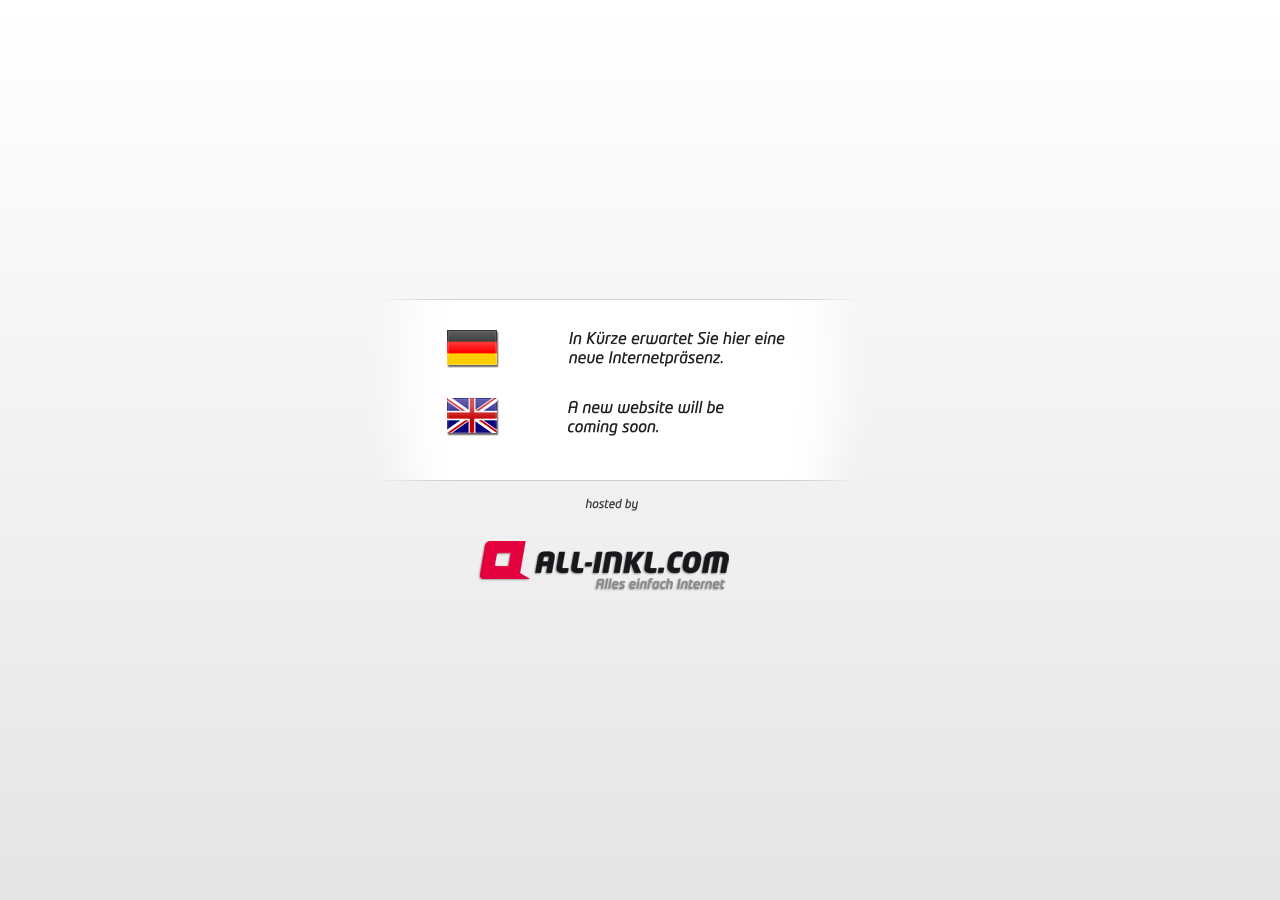
<file: index.htm>
<!DOCTYPE html PUBLIC "-//W3C//DTD XHTML 1.0 Transitional//EN" "http://www.w3.org/TR/xhtml1/DTD/xhtml1-transitional.dtd">
<html>
<head>
<title></title>
<style type="text/css"><!--
html {height:100%;overflow:hidden;} body {background: #ffffff;background: url([data-uri]);background: -moz-linear-gradient(top, #ffffff 0%, #e5e5e5 100%);background: -webkit-gradient(linear, left top, left bottom, color-stop(0%,#ffffff), color-stop(100%,#e5e5e5));background: -webkit-linear-gradient(top, #ffffff 0%,#e5e5e5 100%);background: -o-linear-gradient(top, #ffffff 0%,#e5e5e5 100%);background: -ms-linear-gradient(top, #ffffff 0%,#e5e5e5 100%);background: linear-gradient(to bottom, #ffffff 0%,#e5e5e5 100%);filter: progid:DXImageTransform.Microsoft.gradient( startColorstr='#ffffff', endColorstr='#e5e5e5',GradientType=0 );} img {left: 50%;margin-left:-301px;margin-top:-151px;position:absolute;top:50%;}
--></style>
</head>
<body>
<center><img src='[data-uri]' alt="" /></center>
</body>
</html>
</file>
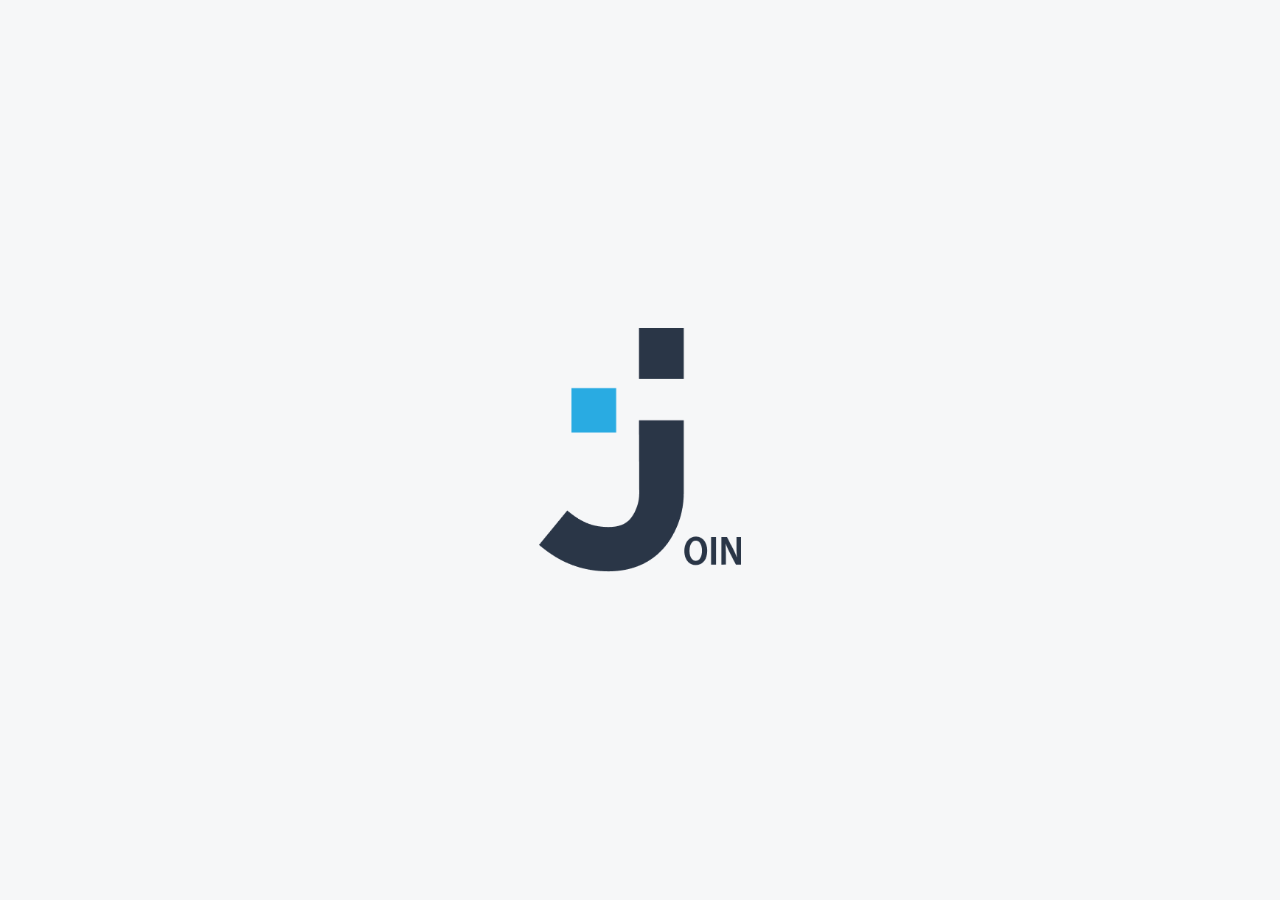
<file: index.html>
<!DOCTYPE html>
<html lang="de">

<head>
    <meta charset="UTF-8">
    <meta name="viewport" content="width=device-width, initial-scale=1.0">
    <title>Join | Log in</title>

    <link rel="preconnect" href="https://fonts.googleapis.com">
    <link rel="preconnect" href="https://fonts.gstatic.com" crossorigin>
    <link
        href="https://fonts.googleapis.com/css2?family=Boogaloo&family=Eater&family=Inter:wght@200;300;400;500;600;700;800;900&display=swap"
        rel="stylesheet">
    <link rel="shortcut icon" href="assets/img/join-logo.png" type="image/x-icon">
    <link rel="stylesheet" href="css/style.css">
    <link rel="stylesheet" href="css/css-mobile/log-sign-in.css">
    <script src="js/storage.js"></script>
    <script src="js/register.js"></script>
    <script src="js/script.js"></script>
</head>

<body onload="initIndex()">
    <div class="main-html">
        <header class="header-login">

            <div class="sign-up-content login-visible" id="login-head">
                <p>Not a Join user?</p><a href="signIn.html"><button class="button">Sign up</button></a>
            </div>
        </header>
        <div class="login-main login-visible" id="login-main">
            <div class="login-container">
                <h1>Log in</h1>
                <div class="border"></div>
                <form onsubmit="userLogIn('user'); return false;">
                    <div class="flex"><input required type="email" placeholder="Email" class="login-content"
                            id="email"><img src="assets/img/mail.png" class="margin-left"></div>
                    <div class="flex"><input required type="password" placeholder="Password" class="login-content"
                            id="password"><img src="assets/img/lock.png" class="margin-left"></div>
                    <div class="checkbox-remember flex"><span class="black"><input type="checkbox">Remember
                            me</span>
                    </div>
                    <div class="login-buttons flex">
                        <button class="button">Log in </button>
                        <button class="button-white" onclick="userLogIn('Guest')">Guest Log
                                in</button>
                    </div>
                </form>
            </div>
            <footer>
                <div><a href="privacy.html" target="_blank"><span>Privacy Policy</span></a></div>
                <div><a href="legalNotice.html" target="_blank"><span>Legal Notice</span></a></div>
            </footer>
        </div>
    </div>
    <img src="assets/img/join-logo.png" id="logo-main">
</body>
<!--             <div><img src="assets/img/join-logo.png" id="login-logo"></div>-->

</html>
</file>
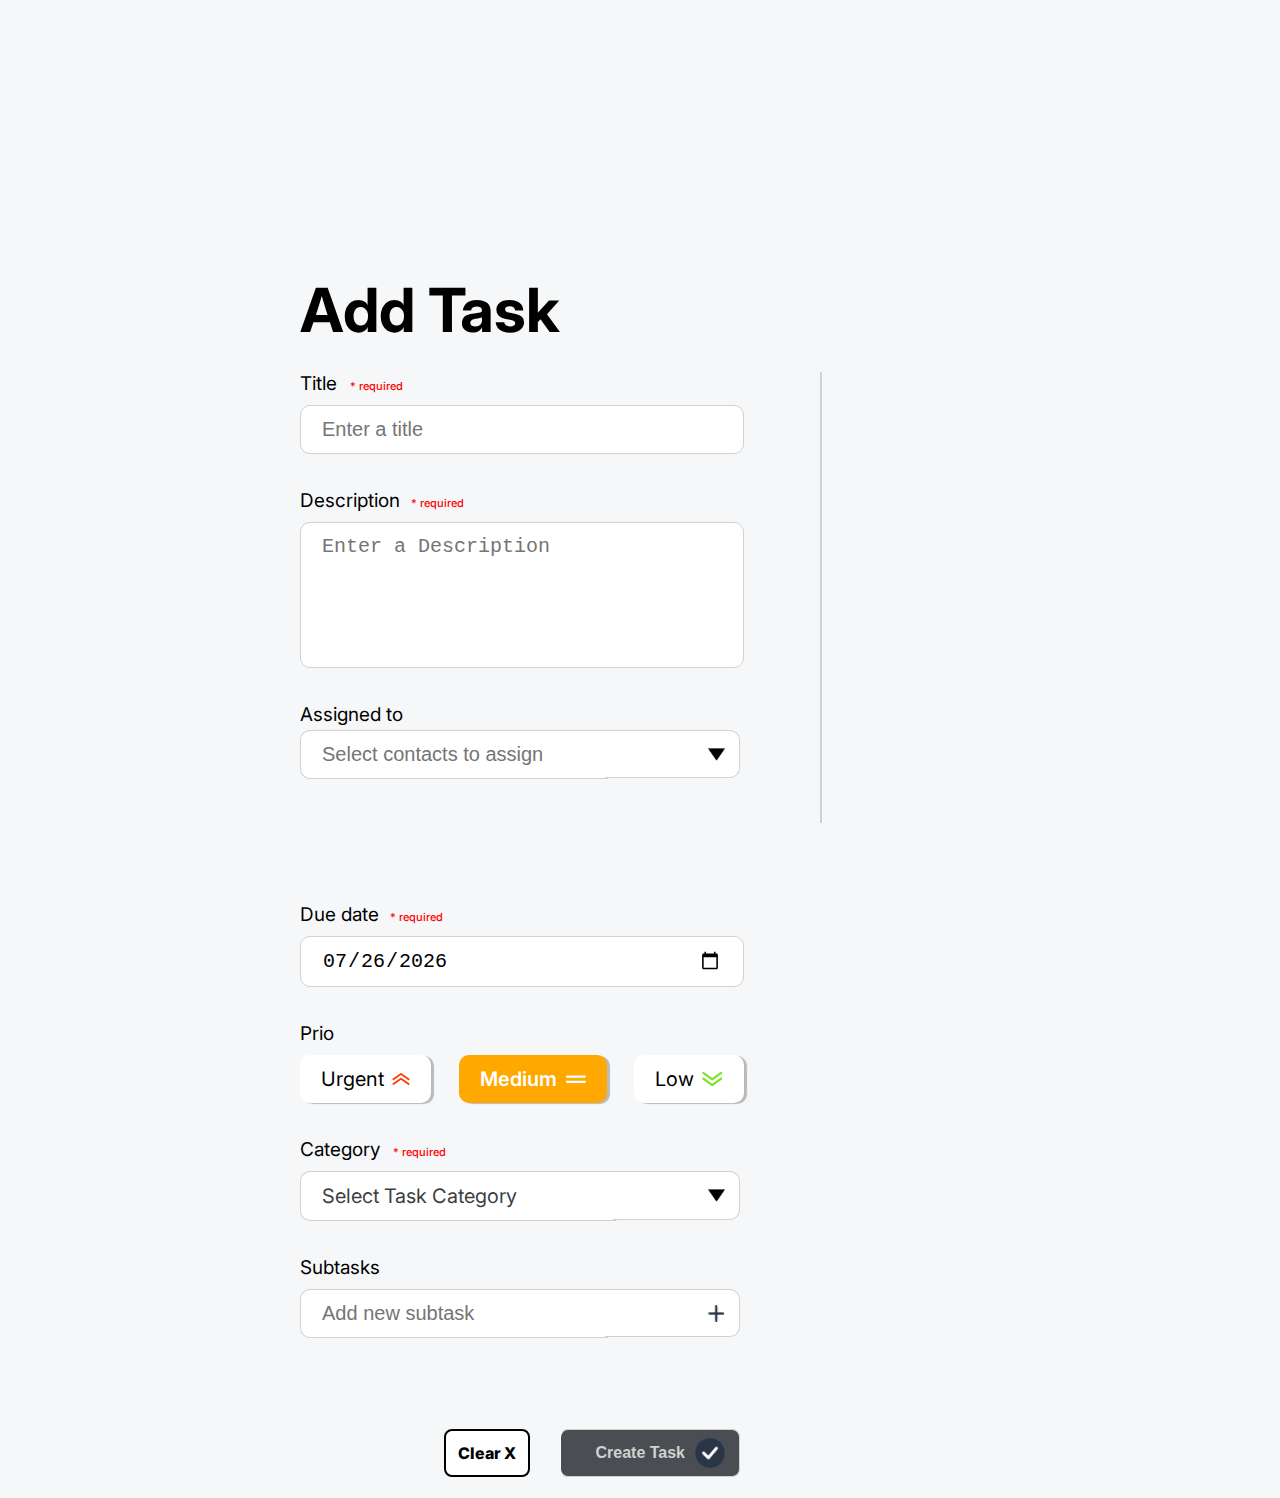
<file: addTask.html>
<!DOCTYPE html>
<html lang="de">

<head>
    <meta charset="UTF-8">
    <meta name="viewport" content="width=device-width, initial-scale=1.0">
    <title>Join | Add Task</title>

    <link
        href="https://fonts.googleapis.com/css2?family=Boogaloo&family=Eater&family=Inter:wght@200;300;400;500;600;700;800;900&display=swap"
        rel="stylesheet">
    <script src="js/storage.js"></script>
    <script src="js/register.js"></script>
    <script src="js/contact/contact.js"></script>
    <script src="js/summary/summary.js"></script>
    <script src="js/board/board-edit.js"></script>
    <script src="js/board/board2.js"></script>
    <script src="js/board/board-templates.js"></script>
    <script src="js/board/board.js"></script>
    <script src="js/addTask/addTask-templates.js"></script>
    <script src="js/addTask/addTaskrender.js"></script>
    <script src="js/addTask/create-task.js"></script>
    <script src="js/addTask/create-task-2.js"></script>
    <script src="js/addTask/addTask.js"></script>
    <script src="js/script.js"></script>

    <link rel="stylesheet" href="css/addTask.css">
    <link rel="stylesheet" href="css/css-mobile/addTask-responsive.css">
    <link rel="shortcut icon" href="assets/img/join-logo.png" type="image/x-icon" />
    <script>window.addEventListener('load', init);</script>
</head>

<body onload="init()">
    <div w3-include-html="header.html"></div>
    <div w3-include-html="sidebar.html"></div>
    <div class="headline-container">
        <h1>Add Task</h1>
    </div>
    <div class="main-container">
        <div class="sub-container">
            <div class="column margin-bottom"><span class="font">Title <span class="required" style="margin-left: 8px;">
                        * required</span></span>
                <input type="text" placeholder="Enter a title" id="title" class="input input-font"
                    onfocus="changeBorderColor(this)" onblur="resetBorderColor(this)">
            </div>
            <div class="column margin-bottom"><span class="font">Description<span class="required"
                        style="margin-left: 8px;"> * required</span></span>
                <textarea type="text" placeholder="Enter a Description" id="description"
                    class="input input-font input-size" cols="30" rows="8" onfocus="changeBorderColor(this)"
                    onblur="resetBorderColor(this)"></textarea>
            </div>
            <div class="column margin-bottom" id="assigned-contact-list">
                <span class="font">Assigned to</span>
                <div class="align" style="height: 37px; z-index: 1;"> <input disabled type="text"
                        placeholder="Select contacts to assign" class="input input-font border-style black"
                        id="input-contact">
                    <button id="btn-contact"><img src="assets/img/dropdown-arrow.png" onclick="toggleAssignList()"
                            id="dropdown-arrow"><img src="assets/img/close.png" class="d-none" id="close-list"
                            onclick="closeAssignList()"></button>
                </div>
                <div class="contact-list d-none" id="assign-list-content">
                </div>
            </div>
            <div class="selected-contacts" id="selected-contacts"></div>
        </div>
        <div class="border"></div>
        <div class="sub-container">
            <div class="column margin-bottom"><span class="font">Due date<span class="required"
                        style="margin-left: 8px;"> * required</span></span>
                <input type="date" id="date" class="input input-font" onfocus="changeBorderColor(this)" onblur="resetBorderColor(this)">
            </div>
            <div class="column margin-bottom"><span class="font">Prio</span>
                <div class="priority">
                    <div class="input input-font align gap back-white padd-resp" id="urgent"
                        onclick="switchTaskPriority('urgent')"> Urgent <img src="assets/img/urgent_red.svg"
                            id="img-urgent">
                    </div>
                    <div class="input input-font align gap back-medium padd-resp prio-choosed" id="medium"
                        onclick="switchTaskPriority('medium')"> Medium<img src="assets/img/medium_white.svg"
                            id="img-medium">
                    </div>
                    <div class="input input-font align gap back-white padd-resp" id="low"
                        onclick="switchTaskPriority('low')">
                        Low<img src="assets/img/low_green.svg" id="img-low"></div>
                </div>
            </div>
            <div class="column margin-bottom"><span class="font">Category <span class="required"
                        style="margin-left: 8px;"> * required</span></span>
                <div class="align" id="input-category" style="z-index: 1;">
                    <div id="category-text" class="input input-font border-style black" style="width: 100%;"><span
                            style="color: #3c3f43;">Select Task Category</span></div>
                    <button id="btn-category"><img src="assets/img/dropdown-arrow.png" id="open-category"
                            onclick="toggleCategoryList()">
                        <img src="assets/img/clear.svg" id="close-category" class="d-none"
                            onclick="toggleCategoryList()"></button>
                </div>
                <div class="category-list d-none" id="category-list"></div>
            </div>
            <div class="column margin-bottom"><span class="font">Subtasks</span>
                <div class="align" style="z-index: 1;"> <input type="text" placeholder="Add new subtask" id="subtask"
                        class="input input-font border-style black" onfocus="toggleBorderColor('subtask', 'btn-subtask');">
                    <button id="btn-subtask"><img src="assets/img/plus-sign.png" onclick="addSubTask()"></button>
                </div>
            </div>
            <ul class="subtask-container" id="subtask-container">

            </ul>
            <div class="buttons">
                <div class="clear" onclick="clearAddTaskForm()">Clear X </div>
                <div><button class="button not-allowed" id="btn-create" onclick="createTask('toDo')"
                        disabled><span>Create Task</span> <img src="assets/img/checked.png"></button></div>
            </div>
        </div>
    </div>
    <div class="added-task-overlay" style="display: none;" id="add-task-to-board-overlay">
        <div class="added-task-content">Task added to board</div>
    </div>

</body>

</html>
</file>
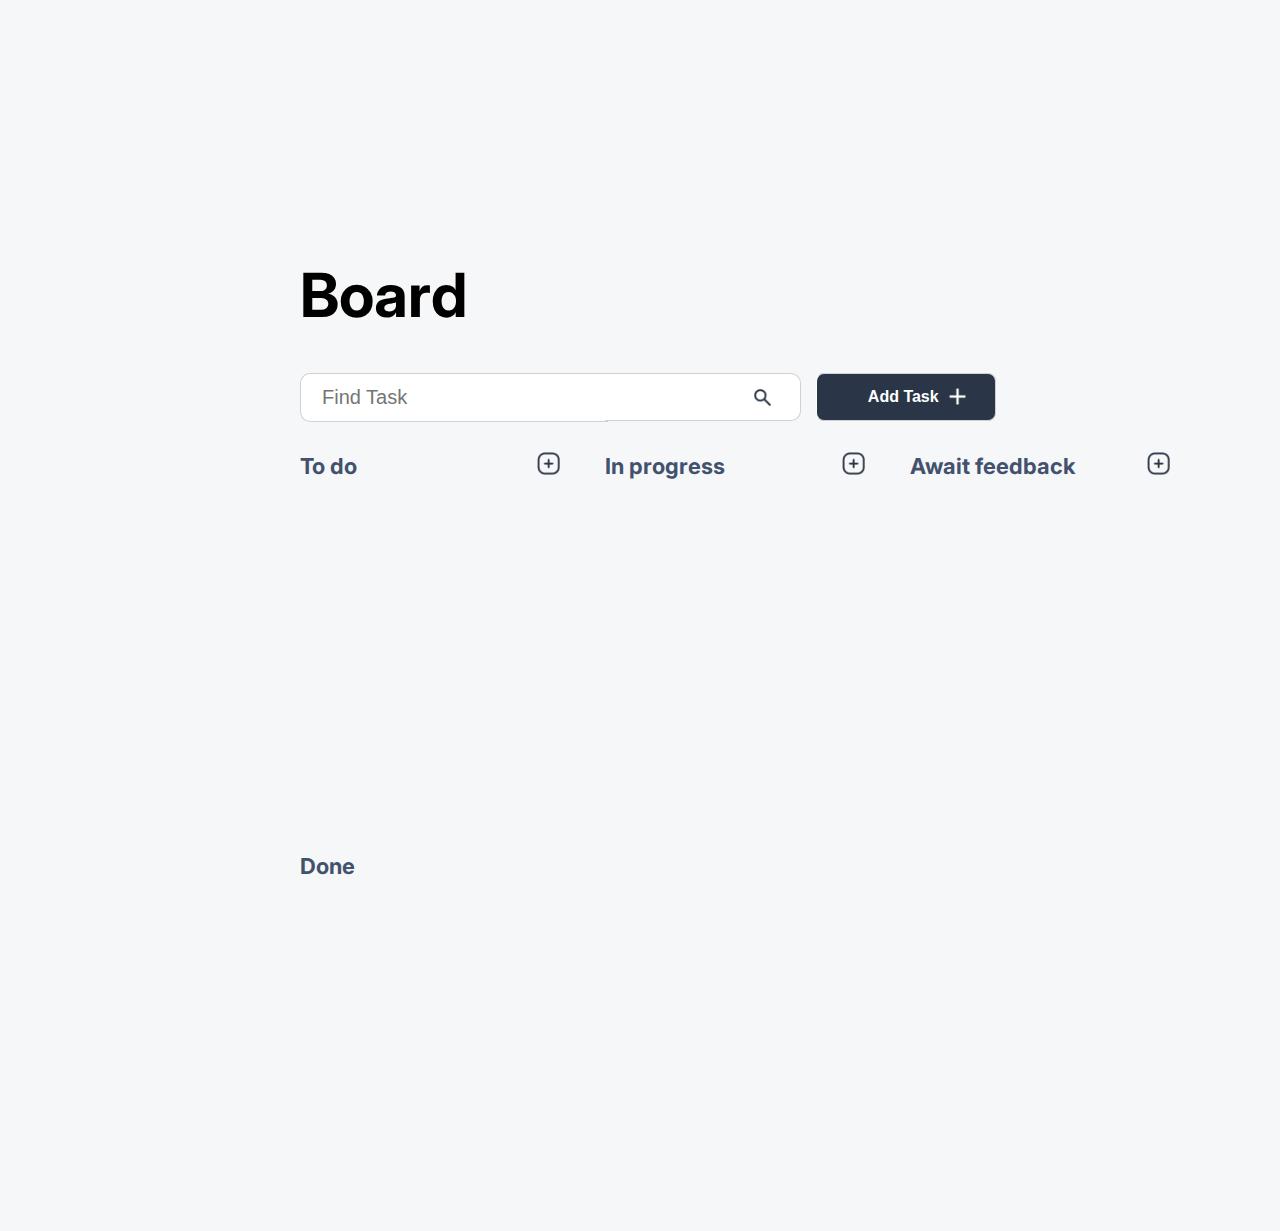
<file: board.html>
<!DOCTYPE html>
<html lang="de">

<head>
  <meta charset="UTF-8" />
  <meta name="viewport" content="width=device-width, initial-scale=1.0" />
  <title>Join | Board</title>
  <link
    href="https://fonts.googleapis.com/css2?family=Boogaloo&family=Eater&family=Inter:wght@200;300;400;500;600;700;800;900&display=swap"
    rel="stylesheet" />

  <link rel="stylesheet" href="css/board2.css" />
  <link rel="stylesheet" href="css/board.css" />
  <link rel="stylesheet" href="css/addTask.css" />
  <link rel="stylesheet" href="css/css-mobile/board-responsive.css" />
  <script src="js/script.js"></script>
  <script src="js/storage.js"></script>
  <script src="js/register.js"></script>
  <script src="js/summary/summary.js"></script>
 
  <script src="js/board/board-templates.js"></script>
   <script src="js/addTask/addTaskrender.js"></script>
  <script src="js/board/board-edit.js"></script>
  <script src="js/board/board-edit2.js"></script>
  <script src="js/board/board-addTask2.js"></script>
  <script src="js/board/board-addTask.js"></script>
  <script src="js/board/board.js"></script>
  <script src="js/board/board2.js"></script>

  <script src="js/contact/contact.js"></script>


  <link rel="shortcut icon" href="assets/img/join-logo.png" type="image/x-icon" />
</head>

<body onload="initBoard()">
  <div w3-include-html="header.html"></div>
  <div w3-include-html="sidebar.html"></div>
  <!-------------------------------------------------------------   Add Task Overlay    ----------------------------------------------------------------------------------->
  <div class="overlay-bg" id="add-task-overlay" style="display: none">
  </div>
  </div>

  <!--------------------------------------------------------------------   Main HTML Board   ---------------------------------------------------------------------------->

  <div class="headline-container">
    <div>
      <h1>Board</h1>
    </div>
    <div class="headline-sub-content">
      <div class="align" id="content">
        <input type="text" placeholder="Find Task" id="search" class="input input-font border-style black"
          onfocus="changeBorderColorSearchBar(this)" onblur="resetBorderColorSearchBar(this)"
          oninput="searchingForTasks()">
        <button id="search-btn"><img src="assets/img/search-logo.png"></button>
      </div>
      <button class="button" onclick="openOverlayToDo()">
        Add Task <img src="assets/img/add.png" />
      </button>
    </div>
  </div>
  <div class="main">
    <div class="progress">
      <div class="progress-headline">
        <div>
          <h3>To do</h3>
        </div>
        <div>
          <img src="assets/img/plus-button.png" onclick="openOverlayToDo()" />
        </div>
      </div>
      <div class="progress-container" id="toDo" ondragover=" allowDrop(event)" ondrop="dropToStatus('toDo')">
      </div>
    </div>
    <div class="progress">
      <div class="progress-headline">
        <div>
          <h3>In progress</h3>
        </div>
        <div>
          <img src="assets/img/plus-button.png" onclick="openOverlayInProgress()" />
        </div>
      </div>
      <div class="progress-container" id="inProgress" ondragover=" allowDrop(event)"
        ondrop="dropToStatus('inProgress')">
      </div>
    </div>
    <div class="progress">
      <div class="progress-headline">
        <div>
          <h3>Await feedback</h3>
        </div>
        <div>
          <img src="assets/img/plus-button.png" onclick="openOverlayAwaitingFeedback()" />
        </div>
      </div>
      <div class="progress-container" id="awaitingFeedback" ondragover=" allowDrop(event)"
        ondrop="dropToStatus('awaitingFeedback')">
      </div>
    </div>
    <div class="progress">
      <div class="progress-headline">
        <div>
          <h3>Done</h3>
        </div>
      </div>
      <div class="progress-container" id="doneTask" ondragover="allowDrop(event)" ondrop="dropToStatus('doneTask')">
      </div>
    </div>
  </div>


  <!-------------------------------------------------------------------   Detail Task Overlay   ------------------------------------------------------------------------>

  <div class="detail-task-bg" id="detail-task-overlay" style="display: none;">
  </div>

  <!--------------------------------------------------------------------   Edit Task Overlay   -------------------------------------------------------------------------->
  <div class="edit-bg d-none" id="edit-task-overlay"> </div>

</body>

</html>
</file>
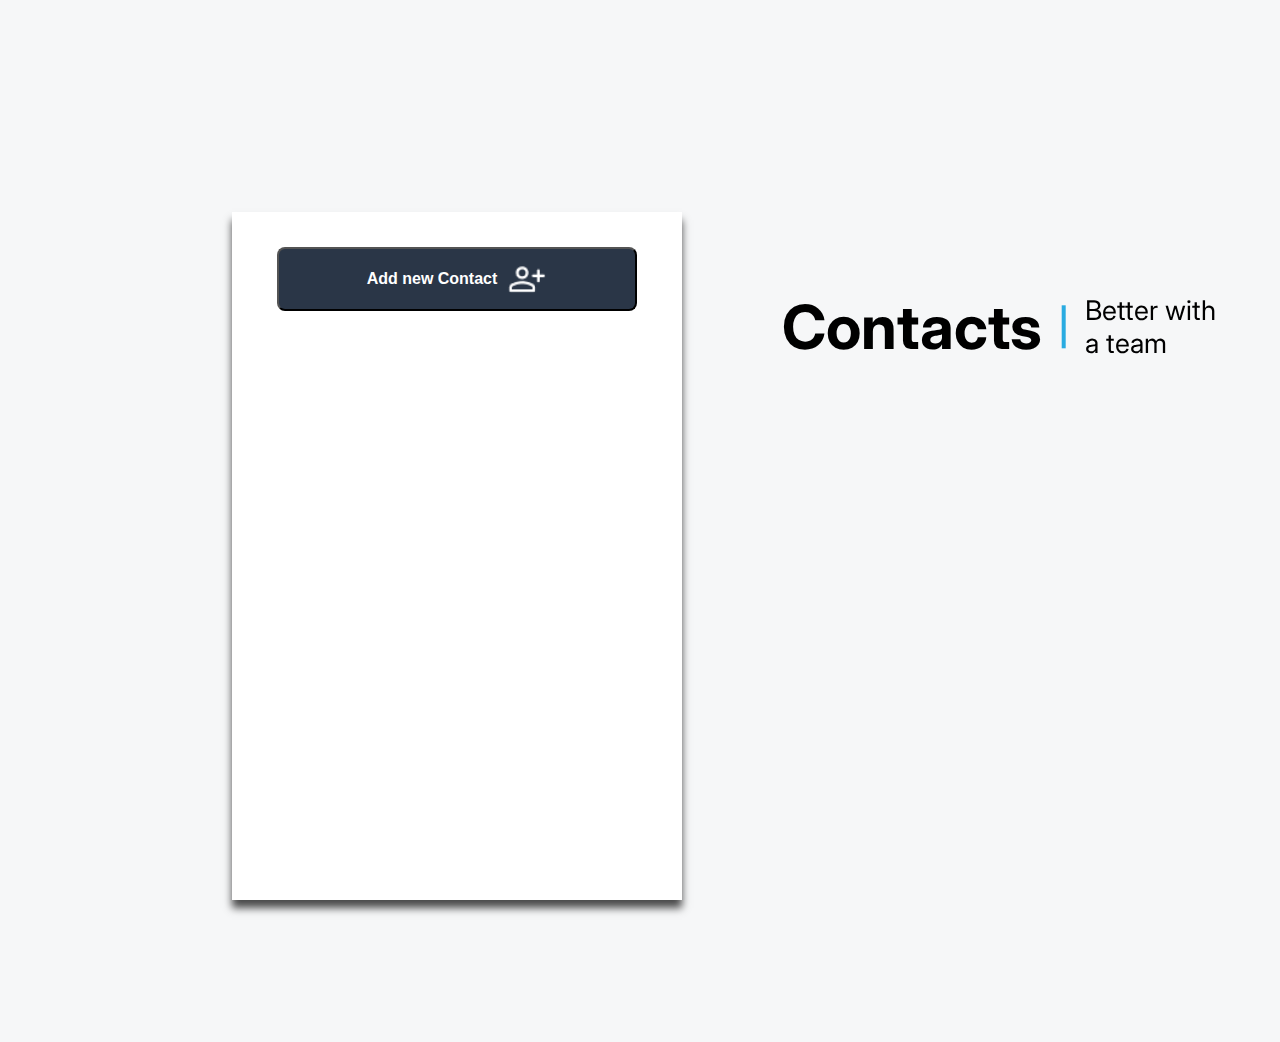
<file: contacts.html>
<!DOCTYPE html>
<html lang="de">

<head>
    <meta charset="UTF-8">
    <meta name="viewport" content="width=device-width, initial-scale=1.0">
    <title>Join | Contacts</title>

    <link
        href="https://fonts.googleapis.com/css2?family=Boogaloo&family=Eater&family=Inter:wght@200;300;400;500;600;700;800;900&display=swap"
        rel="stylesheet">
    <link rel="stylesheet" href="css/contacts.css">
    <link rel="stylesheet" href="css/css-mobile/contacts-responsive.css">
    <script src="js/script.js"></script>
    <script src="js/register.js"></script>
    <script src="js/storage.js"></script>
    <script src="js/summary/summary.js"></script>
    <script src="js/contact/contact-templates.js"></script>
    <script src="js/contact/contact.js"></script>

    <link rel="shortcut icon" href="assets/img/join-logo.png" type="image/x-icon">
</head>

<body onload="init();initContactList() ">
    <div w3-include-html="header.html"></div>
    <div w3-include-html="sidebar.html"></div>
    <div class="main">

<!------------------------------------------------------------------------   Contacts List ------------------------------------------------------------------>
        <div class="contact-scrollbar" id="scrollbar">
            <div class="scrollbar-container">
                <div class="scrollbar-btn">
                    <button class="button" onclick="openAddContactOverlay()">Add new Contact <img
                            src="assets/img/add-contact.png" class="image"></button>
                </div>
                <div id="contacts-container" style="margin-top: 50px;"> </div>
            </div>
        </div>
<!-----------------------------------------------------------------   Contact Detail View   ----------------------------------------------------------------->
        <div class="container-right" id="container-right">

            <div class="headline">
                <h1>Contacts</h1>
                <div class="border"> </div>
                <span style="font-size: 27px; font-weight: 400;">Better with a team</span>
                <img src="assets/img/arrow-left.png" id="contact-detail-arrow" class="d-none"
                    onclick="showContactList()">
            </div>
            <div class="container-right-content" id="detail-contact">


            </div>
        </div>
<!-------------------------------------------------------------   Add Contact Overlay  --------------------------------------------------------------------->
        <div class="overlay-main" style="display: none;" id="add-contact-overlay">
            <div class="overlay-container">

                <div class="over-cont-top align column">
                    <div style="display: flex; justify-content: space-between; align-items: center;">
                        <img src="assets/img/logo-white.png" style="height: 45px; width: 45px; margin-bottom: 15px;"
                            id="logo-overlay">
                        <div style="font-weight: 600; font-size: 20px; cursor: pointer;"
                            onclick="closeAddContactOverlay()" id="x-logo">
                            X</div>
                    </div>
                    <div class="transform">
                        <h1 id="hl-add-over">Add Contact</h1>
                    </div>
                    <div class="transform"><span style="font-size: 27px; font-weight: 400;" id="span-add-over">Tasks are
                            better
                            with a team!</span></div>
                    <div class="border-overlay"></div>
                </div>
                <div class="over-cont-right flex" style="flex-direction: column;">

                    <div class="center" style="margin-top:-40px;"><img src="assets/img/contact-person.png"
                            style="height: 120px; width: 120px;" id="avatar-logo-add-over"></div>
                    <form class="add-contact" style="align-items: center;" id="add-contact-cont"
                        onsubmit="addContact(); return false ">


                        <div class="contact-input"><input required type="text" placeholder="Name" class="login-content"
                                id="name"><img src="assets/img/person.png" class="margin-left"
                                style="height: 24px; width: 24px;"></div>
                        <div class="contact-input"><input required type="email" placeholder="Email"
                                class="login-content" id="mail"><img src="assets/img/mail.png" class="margin-left"
                                style="height: 24px; width: 24px;"></div>
                        <div class="contact-input"><input required type="number" min="0" step="1" placeholder="Phone"
                                class="login-content" id="number"><img src="assets/img/phone.png" class="margin-left"
                                style="height: 24px; width: 24px;"></div>

                        <div class="flex" style="gap: 50px; margin-top: 30px;"><button class="cancel"
                                onclick="clearAddContactForm()" id="cancel"><span>Clear</span></button>
                            <button class="button" style="padding-left: 30px; position: unset;" onclick=""
                                id="add-btn">Create Contact
                                <img src="assets/img/checked.png" class="image" id="img-checked"></button>
                        </div>
                    </form>

                </div>
            </div>
        </div>
<!------------------------------------------------  Edit Contact Overlay  ----------------------------------------------------------------------------------->
        <div class="overlay-main-edit" id="edit-contact-container">
        </div>
    </div>
</body>

</html>
</file>
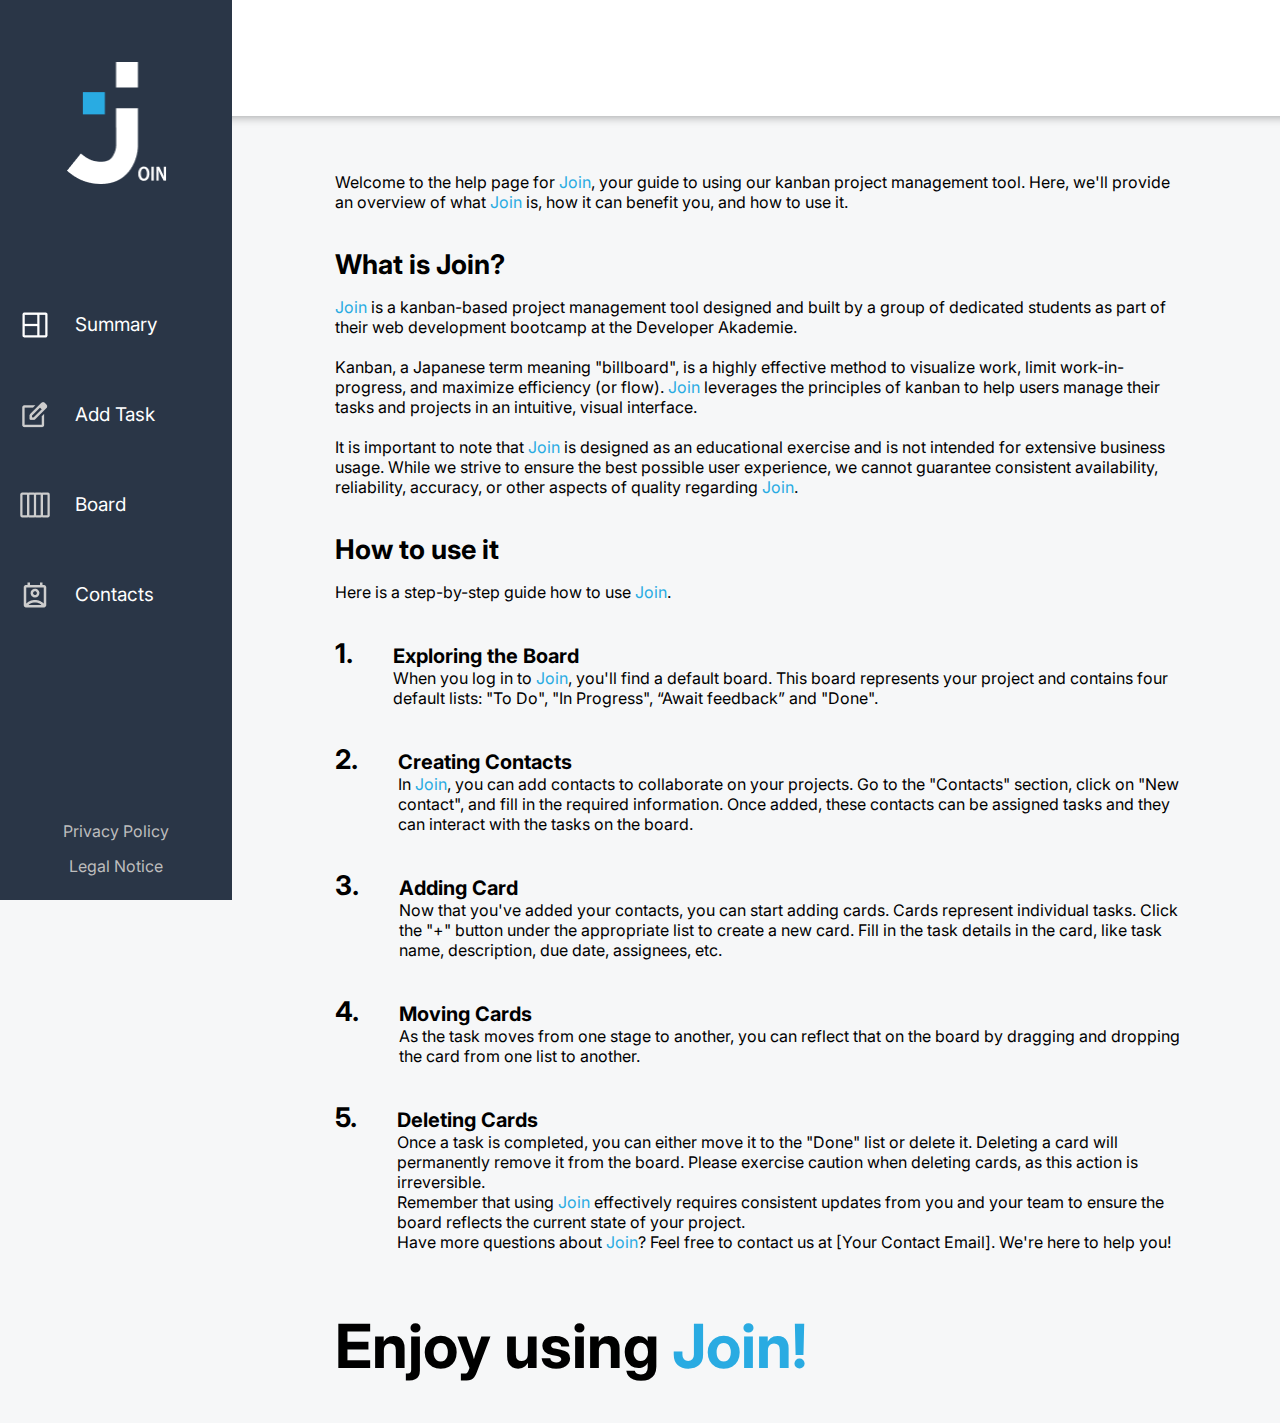
<file: help.html>
<!DOCTYPE html>
<html lang="de">

<head>
    <meta charset="UTF-8">
    <meta name="viewport" content="width=device-width, initial-scale=1.0">
    <title>Join | Help</title>
    <link
        href="https://fonts.googleapis.com/css2?family=Boogaloo&family=Eater&family=Inter:wght@200;300;400;500;600;700;800;900&display=swap"
        rel="stylesheet">
    <script src="js/storage.js"></script>
    <script src="js/register.js"></script>
    <script src="js/script.js"></script>
    <link rel="stylesheet" href="css/help.css">
    <link rel="stylesheet" href="css/css-mobile/privacy-legal-responsive.css">
    <link rel="shortcut icon" href="assets/img/join-logo.png" type="image/x-icon">
</head>

<body onload="init()">
    <div w3-include-html="header.html"></div>
    <div w3-include-html="sidebar.html"></div>
    <div class="main">
        <div class="headline">
            <div class="headline-content">
                <div>
                    <h1>Help</h1>
                </div>
                <div><a href="summary.html"><img src="assets/img/arrow-left.png"></a></div>
            </div>
            <p>Welcome to the help page for <span class="blue">Join</span>, your guide to using our kanban project
                management tool. Here, we'll
                provide an overview of what <span class="blue">Join</span> is, how it can benefit you, and how to use
                it.</p>
        </div>
        <div style="margin-top: 20px;"><span class="h2">What is Join?</span>
            <p><span class="blue">Join</span> is a kanban-based project management tool designed and built by a group of
                dedicated students as
                part of their web development bootcamp at the Developer Akademie. <br><br>

                Kanban, a Japanese term meaning "billboard", is a highly effective method to visualize work, limit
                work-in-progress, and maximize efficiency (or flow). <span class="blue">Join</span> leverages the
                principles of kanban to help
                users manage their tasks and projects in an intuitive, visual interface. <br><br>

                It is important to note that <span class="blue">Join</span> is designed as an educational exercise and
                is not intended for
                extensive business usage. While we strive to ensure the best possible user experience, we cannot
                guarantee consistent availability, reliability, accuracy, or other aspects of quality regarding <span
                    class="blue">Join</span>.
            </p>
        </div>

        <div style="margin-top: 20px;"><span class="h2">How to use it</span>
            <p>Here is a step-by-step guide how to use <span class="blue">Join</span>.</p>
        </div>
        <div style="margin-top: 10px;" class="flex"><span class="h2">1.</span>
            <p><span class="h3">Exploring the Board</span><br>
                When you log in to <span class="blue">Join</span>, you'll find a default board. This board represents
                your project and contains
                four default lists: "To Do", "In Progress", “Await feedback” and "Done".</p>
        </div>
        <div style="margin-top: 10px;" class="flex"><span class="h2">2.</span>
            <p><span class="h3">Creating Contacts</span><br>
                In <span class="blue">Join</span>, you can add contacts to collaborate on your projects. Go to the
                "Contacts" section, click on
                "New contact", and fill in the required information. Once added, these contacts can be assigned tasks
                and they can interact with the tasks on the board.</p>
        </div>
        <div style="margin-top: 10px;" class="flex"><span class="h2">3.</span>
            <p><span class="h3">Adding Card</span><br>
                Now that you've added your contacts, you can start adding cards. Cards represent individual tasks. Click
                the "+" button under the appropriate list to create a new card. Fill in the task details in the card,
                like task name, description, due date, assignees, etc.</p>
        </div>
        <div style="margin-top: 10px;" class="flex"><span class="h2">4.</span>
            <p><span class="h3">Moving Cards</span><br>
                As the task moves from one stage to another, you can reflect that on the board by dragging and dropping
                the card from one list to another.</p>
        </div>
        <div style="margin-top: 10px;" class="flex"><span class="h2">5.</span>
            <p><span class="h3">Deleting Cards</span><br>
                Once a task is completed, you can either move it to the "Done" list or delete it. Deleting a card will
                permanently remove it from the board. Please exercise caution when deleting cards, as this action is
                irreversible. <br>

                Remember that using <span class="blue">Join</span> effectively requires consistent updates from you and
                your team to ensure the
                board reflects the current state of your project. <br>

                Have more questions about <span class="blue">Join</span>? Feel free to contact us at [Your Contact
                Email]. We're here to help you!
            </p>
        </div>

        <h1>Enjoy using <span class="blue">Join!</span></h1>
    </div>

</body>

</html>
</file>
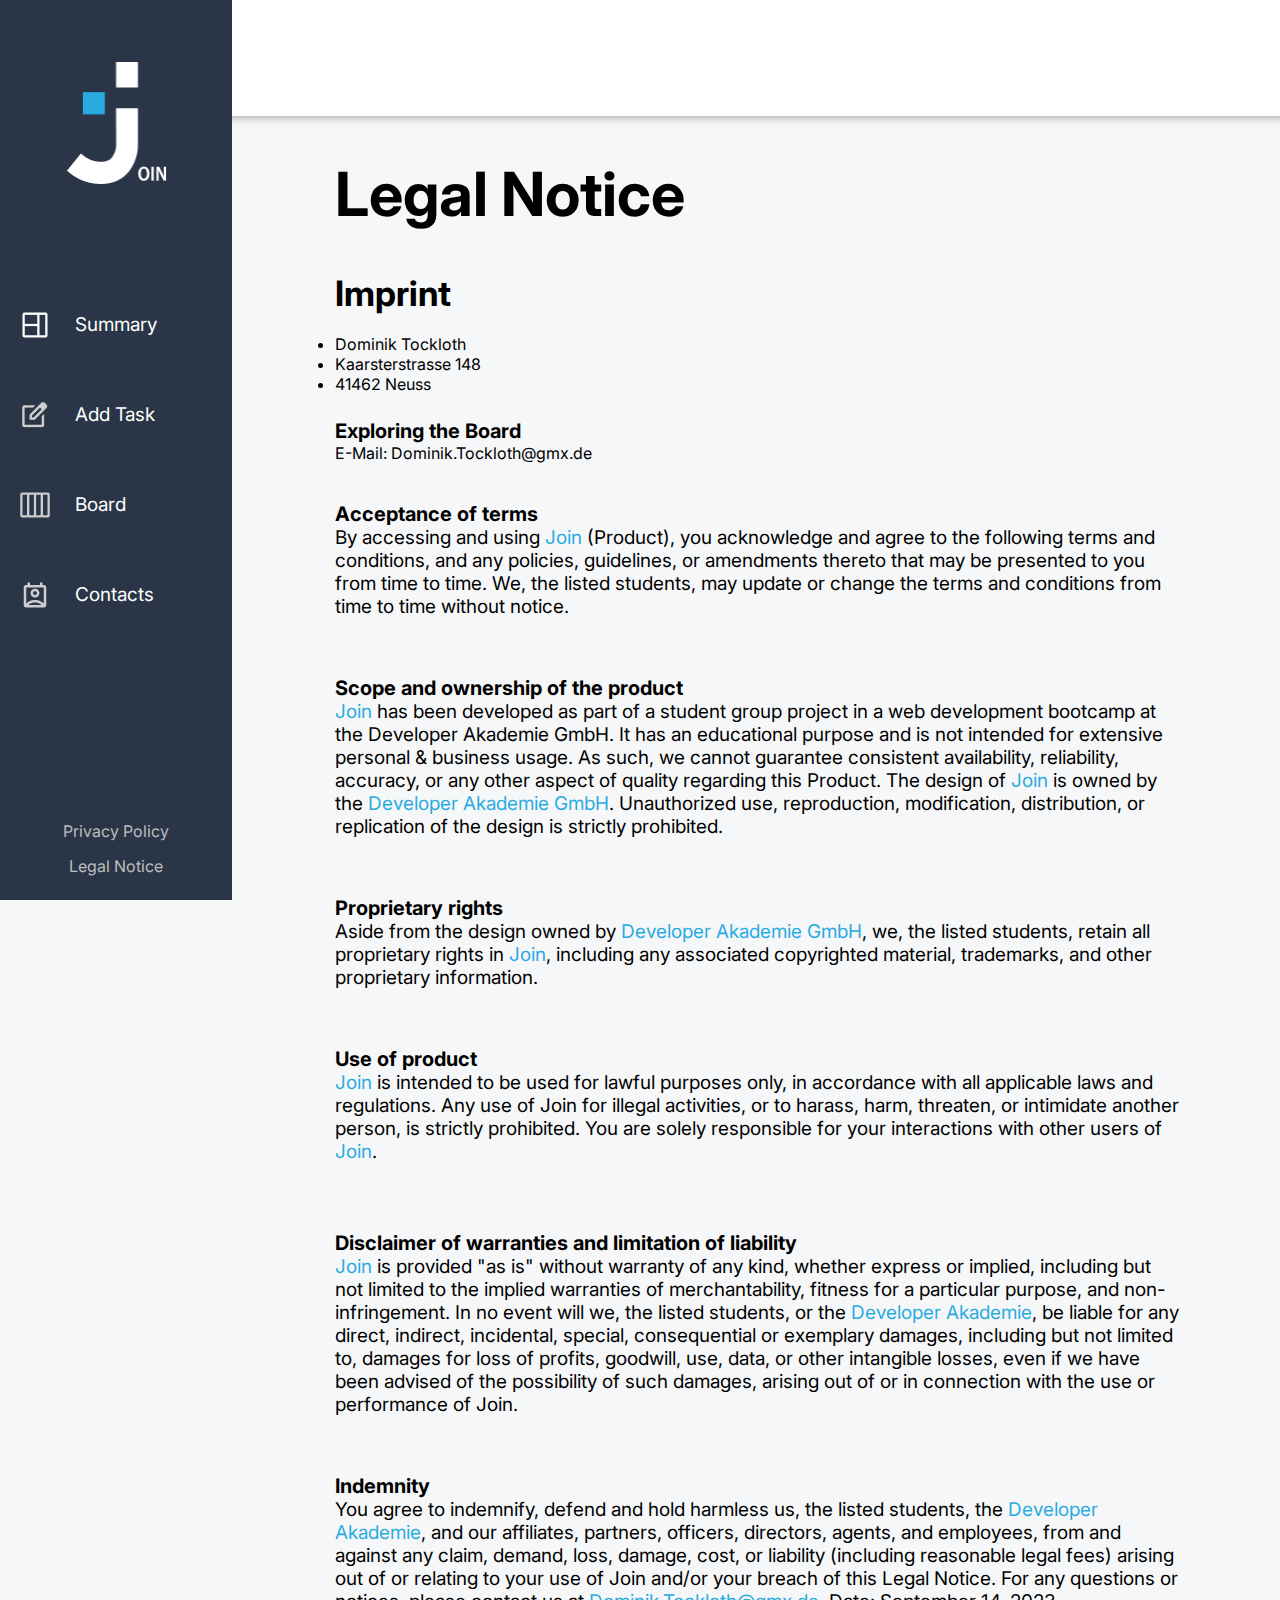
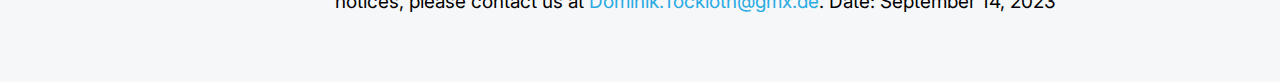
<file: legalNotice.html>
<!DOCTYPE html>
<html lang="de">

<head>
    <meta charset="UTF-8">
    <meta name="viewport" content="width=device-width, initial-scale=1.0">
    <title>Join | Legal Notice</title>
    <link rel="stylesheet" href="css/privacy-legal.css">
    <link rel="stylesheet" href="css/css-mobile/privacy-legal-responsive.css">
    <script src="js/storage.js"></script>
    <script src="js/register.js"></script>
    <script src="js/script.js"></script>
</head>

<body onload="init()">
    <div w3-include-html="header.html"></div>
    <div w3-include-html="sidebar.html"></div>
    <div class="main">
        <div class="headline">
            <div class="headline-content">
                <div>
                    <h1>Legal Notice</h1>
                </div>
            </div>
        </div>
        <div><Span class="h2">Imprint</Span> <br><br>
            <li>Dominik Tockloth</li>
            <li>Kaarsterstrasse 148</li>
            <li>41462 Neuss</li>
        </div>
        <div style="margin-top: 25px;"><span class="h3">Exploring the Board</span><br>
            E-Mail: Dominik.Tockloth@gmx.de
        </div>
        <div style="margin-top: 20px;">
            <p>
                <span class="h3">Acceptance of terms</span><br>
                By accessing and using <span class="blue">Join</span> (Product), you acknowledge and agree to the
                following terms and conditions,
                and
                any policies, guidelines, or amendments thereto that may be presented to you from time to time. We, the
                listed students, may update or change the terms and conditions from time to time without notice.
            </p>
        </div>
        <div style="margin-top: 20px;">
            <p> <span class="h3">Scope and ownership of the product</span><br>
                <span class="blue">Join</span> has been developed as part of a student group project in a web
                development bootcamp at the Developer
                Akademie GmbH. It has an educational purpose and is not intended for extensive personal & business
                usage. As
                such, we cannot guarantee consistent availability, reliability, accuracy, or any other aspect of quality
                regarding this Product.

                The design of <span class="blue">Join</span> is owned by the <span class="blue">Developer Akademie
                    GmbH</span>. Unauthorized use, reproduction, modification,
                distribution, or replication of the design is strictly prohibited.
            </p>
        </div>

        <div style="margin-top: 20px;">
            <p><span class="h3">Proprietary rights</span><br>
                Aside from the design owned by <span class="blue">Developer Akademie GmbH</span>, we, the listed
                students, retain all proprietary
                rights in <span class="blue">Join</span>, including any associated copyrighted material, trademarks, and
                other proprietary
                information.</p>
        </div>
        <div style="margin-top: 20px;">
            <p> <span class="h3">Use of product</span><br>
                <span class="blue">Join</span> is intended to be used for lawful purposes only, in accordance with all
                applicable laws and
                regulations. Any use of Join for illegal activities, or to harass, harm, threaten, or intimidate
                another person, is strictly prohibited. You are solely responsible for your interactions with other
                users of <span class="blue">Join</span>.
            </p>
        </div>
        <div style="margin-top: 30px;">
            <p><span class="h3">Disclaimer of warranties and limitation of liability</span><br>
                <span class="blue">Join</span> is provided "as is" without warranty of any kind, whether express or
                implied, including but not
                limited to the implied warranties of merchantability, fitness for a particular purpose, and
                non-infringement. In no event will we, the listed students, or the <span class="blue">Developer
                    Akademie</span>, be liable for any
                direct, indirect, incidental, special, consequential or exemplary damages, including but not limited to,
                damages for loss of profits, goodwill, use, data, or other intangible losses, even if we have been
                advised of the possibility of such damages, arising out of or in connection with the use or performance
                of Join.
            </p>
        </div>
        <div style="margin-top: 20px; margin-bottom: 50px;">
            <p><span class="h3">Indemnity</span><br>
                You agree to indemnify, defend and hold harmless us, the listed students, the <span
                    class="blue">Developer Akademie</span>, and our affiliates, partners, officers, directors, agents,
                and employees, from and against any claim, demand, loss, damage, cost, or liability (including
                reasonable legal fees) arising out of or relating to your use of Join and/or your breach of this Legal
                Notice.
                For any questions or notices, please contact us at <span class="blue">Dominik.Tockloth@gmx.de</span>.

                Date: September 14, 2023</p>
        </div>



    </div>

</body>

</html>
</file>
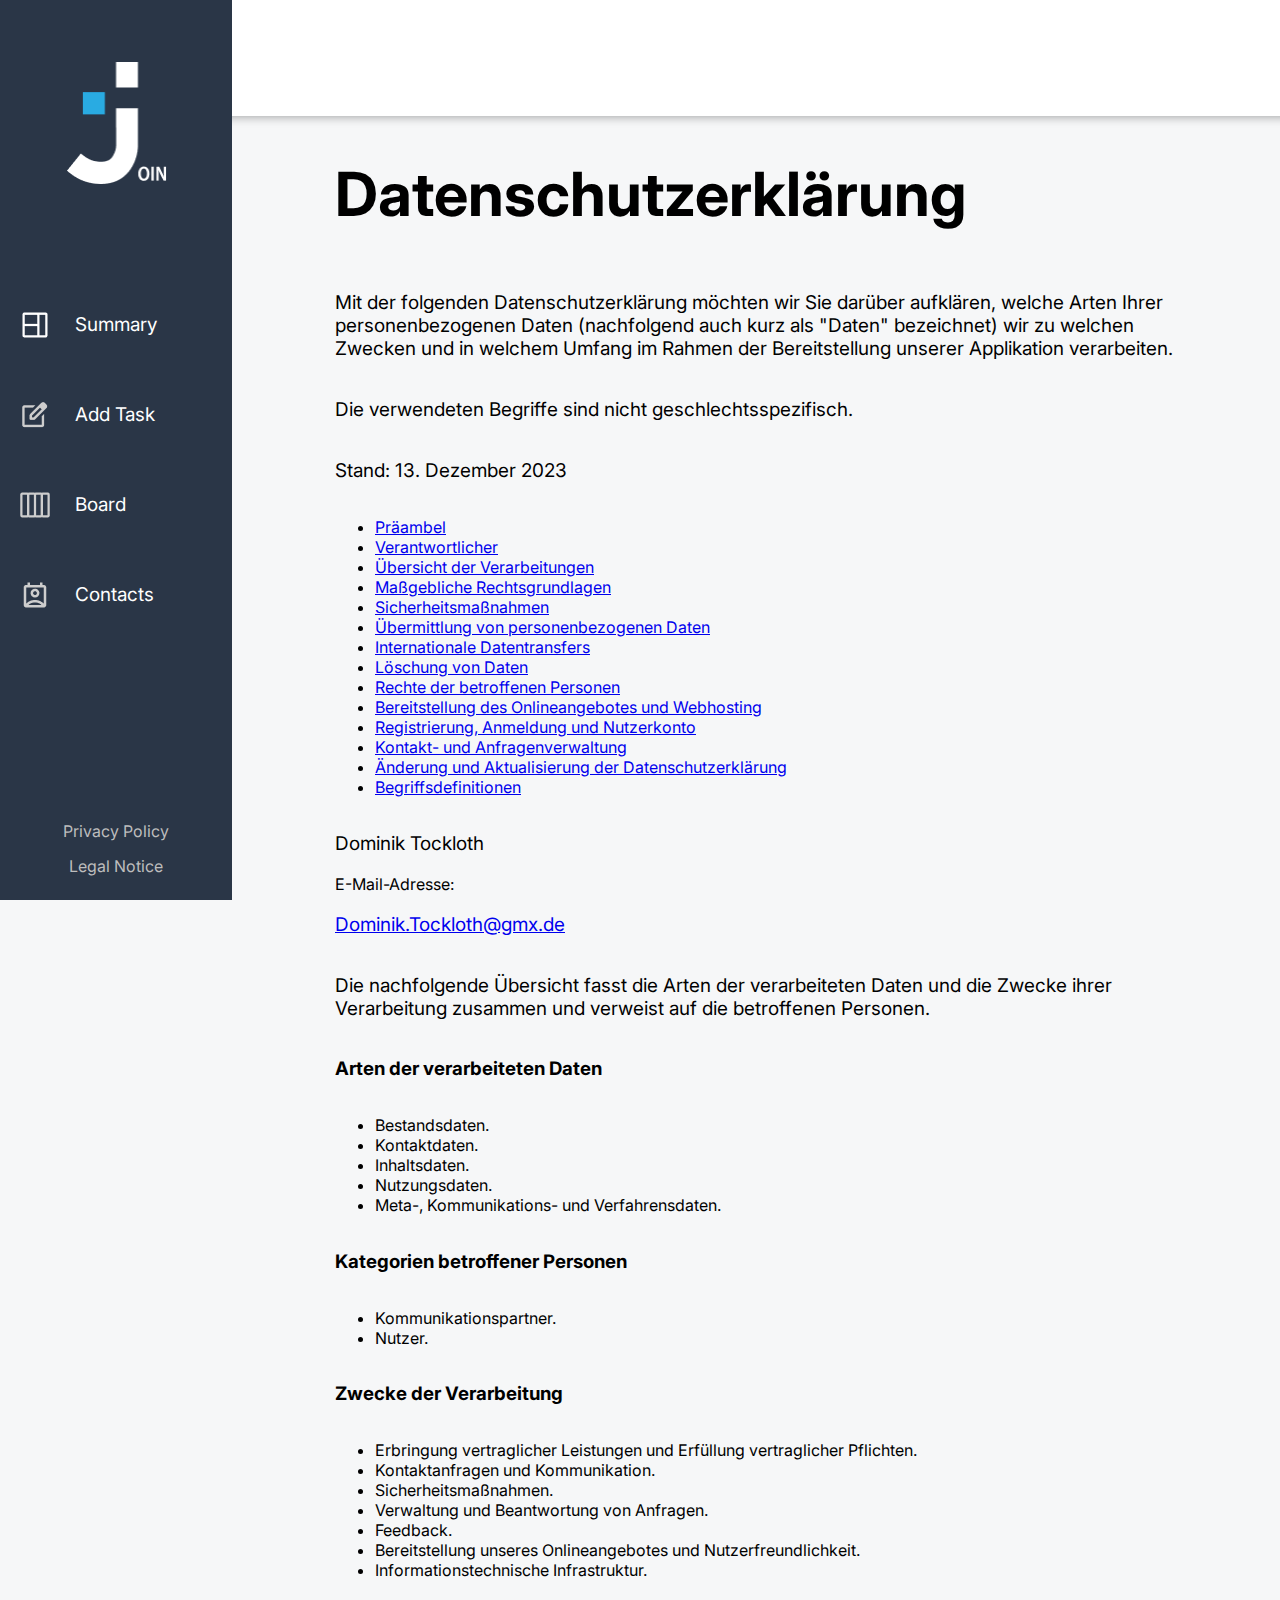
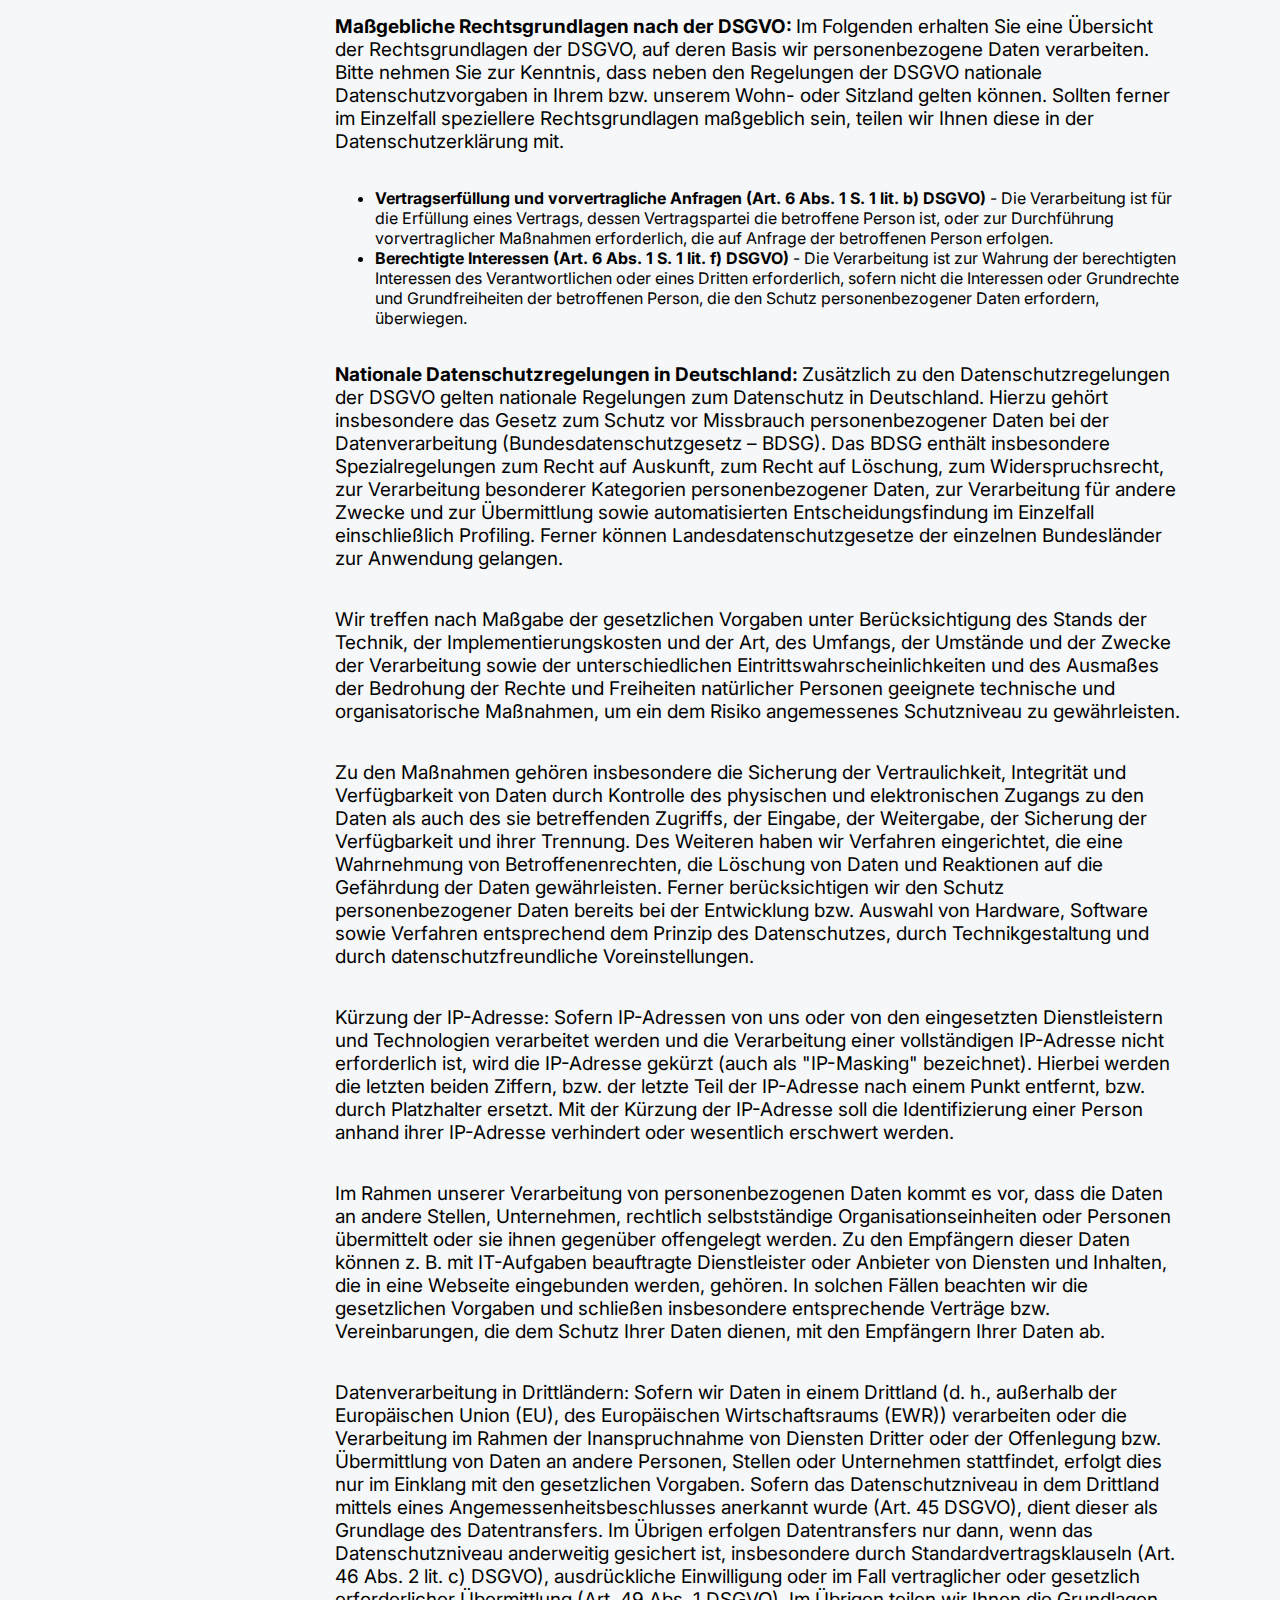
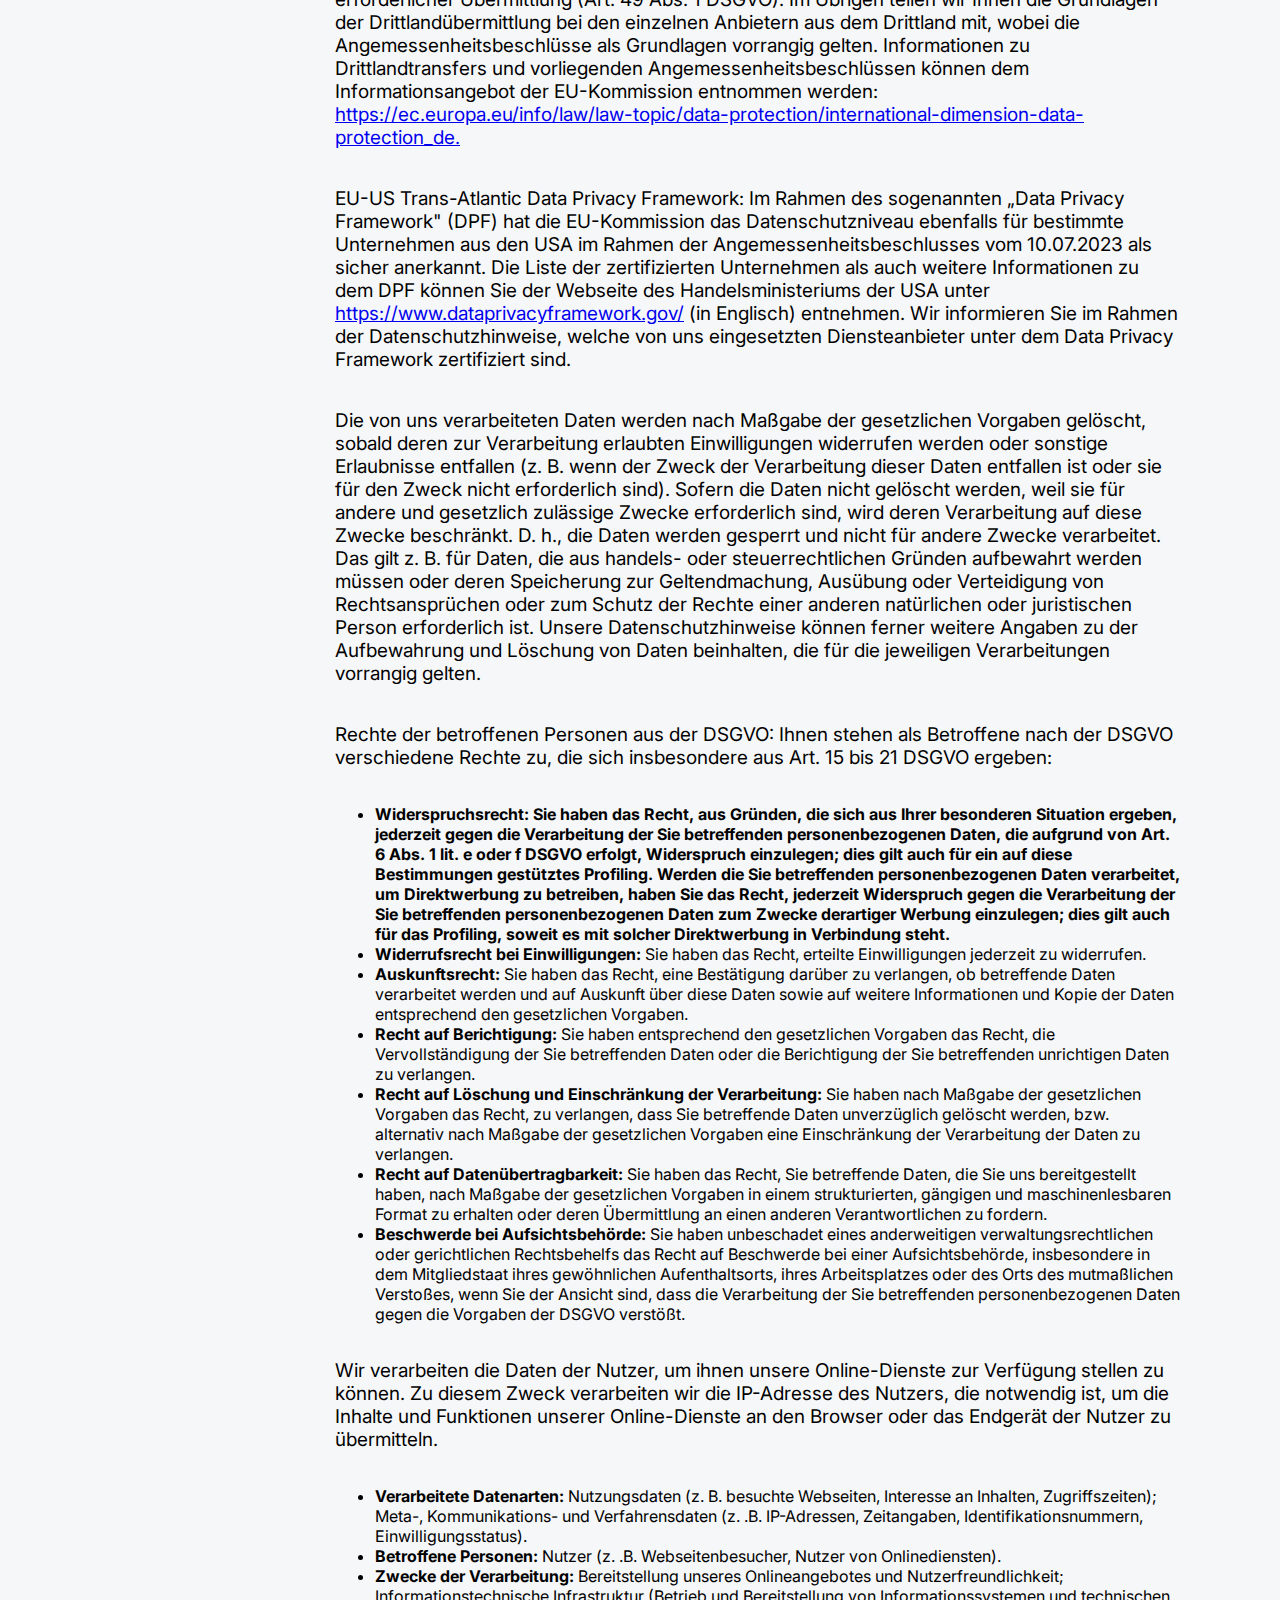
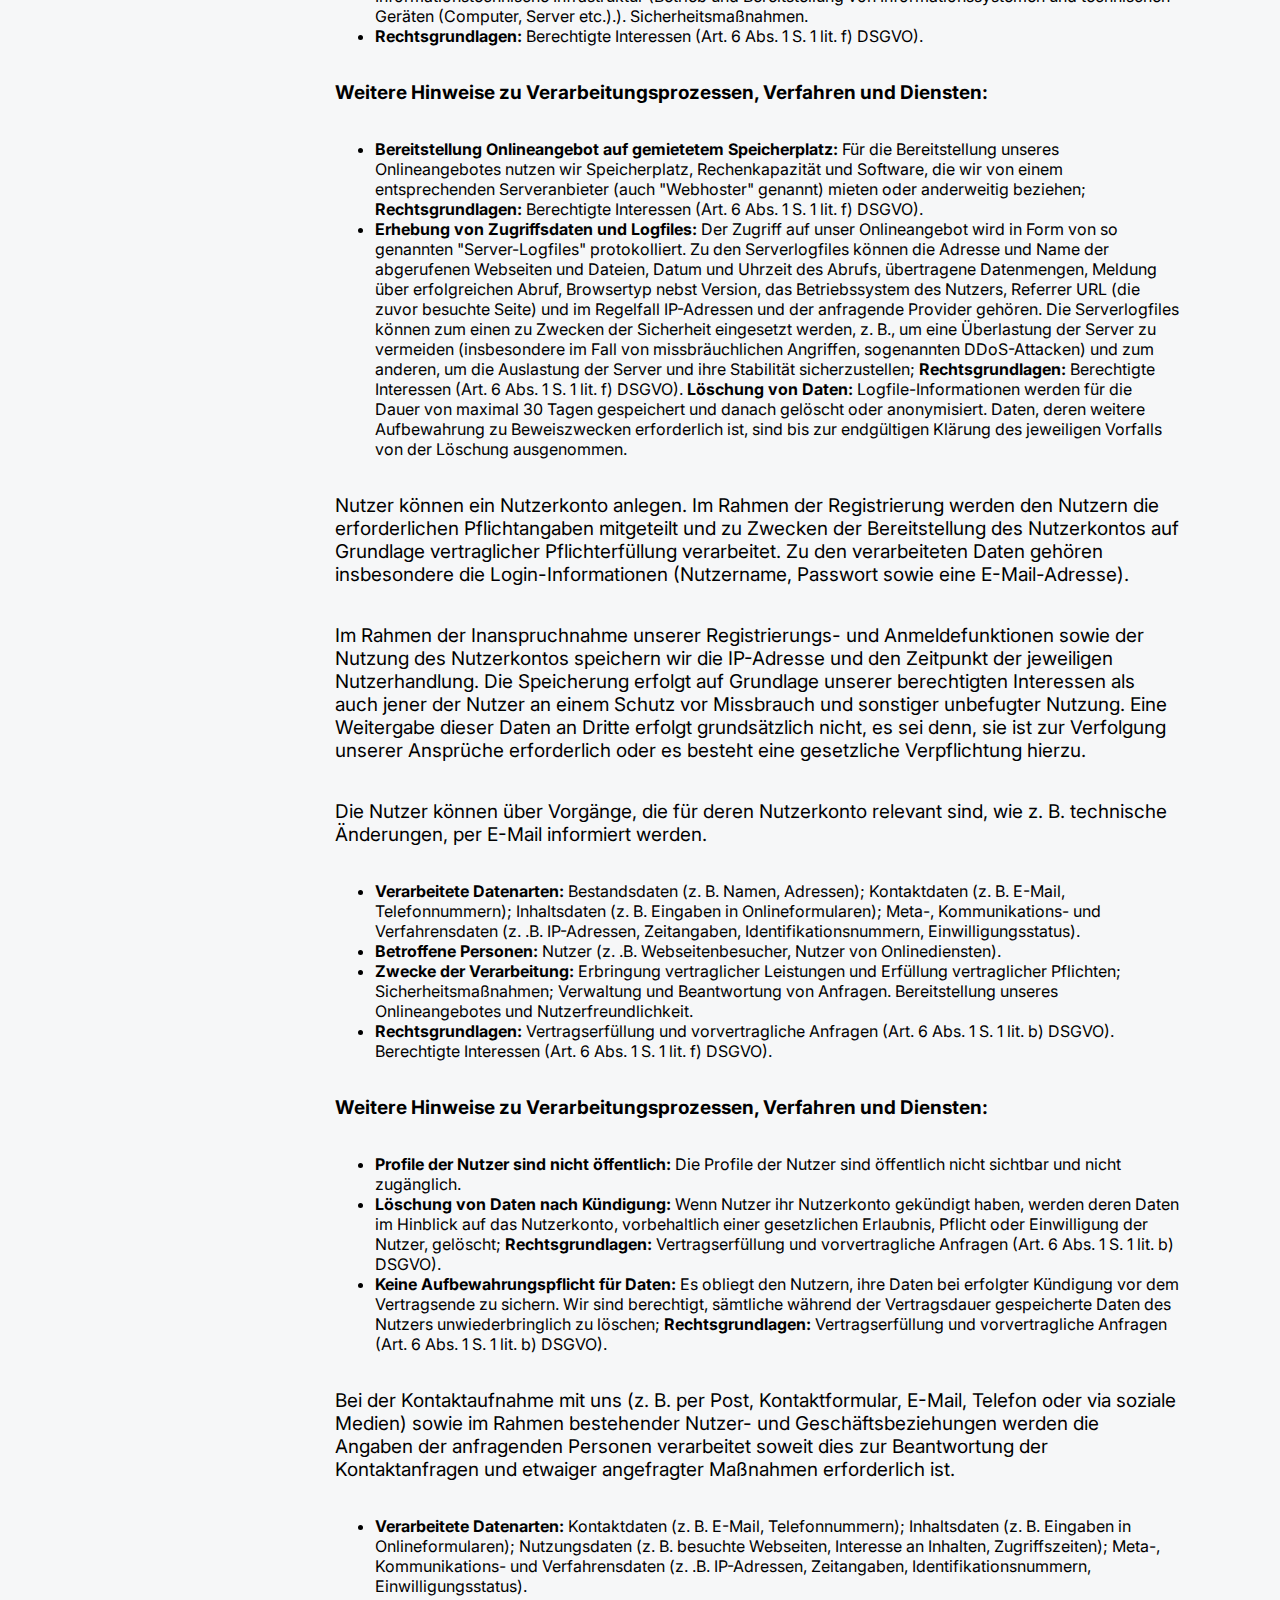
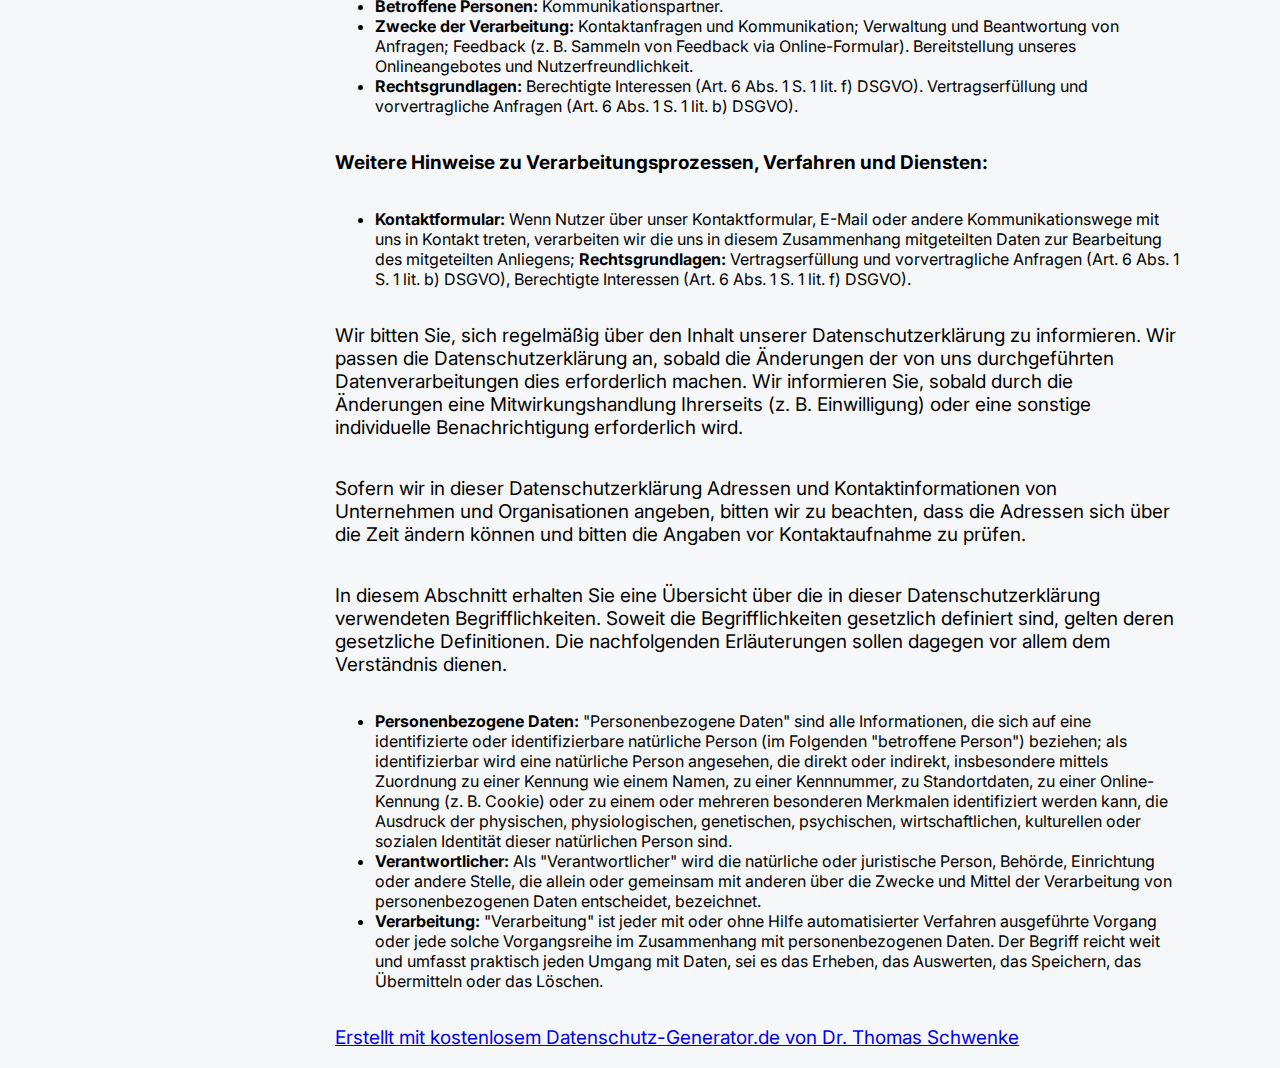
<file: privacy.html>
<!DOCTYPE html>
<html lang="de">

<head>
    <meta charset="UTF-8">
    <meta name="viewport" content="width=device-width, initial-scale=1.0">
    <title>Join | Privacy Policy</title>
    <link
        href="https://fonts.googleapis.com/css2?family=Boogaloo&family=Eater&family=Inter:wght@200;300;400;500;600;700;800;900&display=swap"
        rel="stylesheet">
    <script src="js/storage.js"></script>
    <script src="js/register.js"></script>
    <script src="js/script.js"></script>
    <link rel="stylesheet" href="css/privacy-legal.css">
    <link rel="stylesheet" href="css/css-mobile/privacy-legal-responsive.css">
    <link rel="shortcut icon" href="assets/img/join-logo.png" type="image/x-icon">
</head>

<body onload="init()">
    <div w3-include-html="header.html"></div>
    <div w3-include-html="sidebar.html"></div>
    <div class="main">
        <div class="headline">
            <div class="headline-content">
                <div>
                    <h1>Datenschutzerklärung</h1>
                </div>
            </div>
        </div>
        <h2 id="m4158">Präambel</h2>
        <p>Mit der folgenden Datenschutzerklärung möchten wir Sie darüber aufklären, welche Arten Ihrer personenbezogenen Daten (nachfolgend auch kurz als "Daten" bezeichnet) wir zu welchen Zwecken und in welchem Umfang im Rahmen der Bereitstellung unserer Applikation verarbeiten.</p>
        <p>Die verwendeten Begriffe sind nicht geschlechtsspezifisch.</p>
        
        <p>Stand: 13. Dezember 2023</p><h2>Inhaltsübersicht</h2> <ul class="index"><li><a class="index-link" href="#m4158">Präambel</a></li><li><a class="index-link" href="#m3">Verantwortlicher</a></li><li><a class="index-link" href="#mOverview">Übersicht der Verarbeitungen</a></li><li><a class="index-link" href="#m2427">Maßgebliche Rechtsgrundlagen</a></li><li><a class="index-link" href="#m27">Sicherheitsmaßnahmen</a></li><li><a class="index-link" href="#m25">Übermittlung von personenbezogenen Daten</a></li><li><a class="index-link" href="#m24">Internationale Datentransfers</a></li><li><a class="index-link" href="#m12">Löschung von Daten</a></li><li><a class="index-link" href="#m10">Rechte der betroffenen Personen</a></li><li><a class="index-link" href="#m225">Bereitstellung des Onlineangebotes und Webhosting</a></li><li><a class="index-link" href="#m367">Registrierung, Anmeldung und Nutzerkonto</a></li><li><a class="index-link" href="#m182">Kontakt- und Anfragenverwaltung</a></li><li><a class="index-link" href="#m15">Änderung und Aktualisierung der Datenschutzerklärung</a></li><li><a class="index-link" href="#m42">Begriffsdefinitionen</a></li></ul><h2 id="m3">Verantwortlicher</h2><p>Dominik Tockloth</p>
        E-Mail-Adresse: <p><a href="mailto:Dominik.Tockloth@gmx.de">Dominik.Tockloth@gmx.de</a></p>
        
        <h2 id="mOverview">Übersicht der Verarbeitungen</h2><p>Die nachfolgende Übersicht fasst die Arten der verarbeiteten Daten und die Zwecke ihrer Verarbeitung zusammen und verweist auf die betroffenen Personen.</p><h3>Arten der verarbeiteten Daten</h3>
        <ul><li>Bestandsdaten.</li><li>Kontaktdaten.</li><li>Inhaltsdaten.</li><li>Nutzungsdaten.</li><li>Meta-, Kommunikations- und Verfahrensdaten.</li></ul><h3>Kategorien betroffener Personen</h3><ul><li>Kommunikationspartner.</li><li>Nutzer.</li></ul><h3>Zwecke der Verarbeitung</h3><ul><li>Erbringung vertraglicher Leistungen und Erfüllung vertraglicher Pflichten.</li><li>Kontaktanfragen und Kommunikation.</li><li>Sicherheitsmaßnahmen.</li><li>Verwaltung und Beantwortung von Anfragen.</li><li>Feedback.</li><li>Bereitstellung unseres Onlineangebotes und Nutzerfreundlichkeit.</li><li>Informationstechnische Infrastruktur.</li></ul><h2 id="m2427">Maßgebliche Rechtsgrundlagen</h2><p><strong>Maßgebliche Rechtsgrundlagen nach der DSGVO: </strong>Im Folgenden erhalten Sie eine Übersicht der Rechtsgrundlagen der DSGVO, auf deren Basis wir personenbezogene Daten verarbeiten. Bitte nehmen Sie zur Kenntnis, dass neben den Regelungen der DSGVO nationale Datenschutzvorgaben in Ihrem bzw. unserem Wohn- oder Sitzland gelten können. Sollten ferner im Einzelfall speziellere Rechtsgrundlagen maßgeblich sein, teilen wir Ihnen diese in der Datenschutzerklärung mit.</p>
         <ul><li><strong>Vertragserfüllung und vorvertragliche Anfragen (Art. 6 Abs. 1 S. 1 lit. b) DSGVO)</strong> - Die Verarbeitung ist für die Erfüllung eines Vertrags, dessen Vertragspartei die betroffene Person ist, oder zur Durchführung vorvertraglicher Maßnahmen erforderlich, die auf Anfrage der betroffenen Person erfolgen.</li><li><strong>Berechtigte Interessen (Art. 6 Abs. 1 S. 1 lit. f) DSGVO)</strong> - Die Verarbeitung ist zur Wahrung der berechtigten Interessen des Verantwortlichen oder eines Dritten erforderlich, sofern nicht die Interessen oder Grundrechte und Grundfreiheiten der betroffenen Person, die den Schutz personenbezogener Daten erfordern, überwiegen.</li></ul><p><strong>Nationale Datenschutzregelungen in Deutschland: </strong>Zusätzlich zu den Datenschutzregelungen der DSGVO gelten nationale Regelungen zum Datenschutz in Deutschland. Hierzu gehört insbesondere das Gesetz zum Schutz vor Missbrauch personenbezogener Daten bei der Datenverarbeitung (Bundesdatenschutzgesetz – BDSG). Das BDSG enthält insbesondere Spezialregelungen zum Recht auf Auskunft, zum Recht auf Löschung, zum Widerspruchsrecht, zur Verarbeitung besonderer Kategorien personenbezogener Daten, zur Verarbeitung für andere Zwecke und zur Übermittlung sowie automatisierten Entscheidungsfindung im Einzelfall einschließlich Profiling. Ferner können Landesdatenschutzgesetze der einzelnen Bundesländer zur Anwendung gelangen.</p>
        
        <h2 id="m27">Sicherheitsmaßnahmen</h2><p>Wir treffen nach Maßgabe der gesetzlichen Vorgaben unter Berücksichtigung des Stands der Technik, der Implementierungskosten und der Art, des Umfangs, der Umstände und der Zwecke der Verarbeitung sowie der unterschiedlichen Eintrittswahrscheinlichkeiten und des Ausmaßes der Bedrohung der Rechte und Freiheiten natürlicher Personen geeignete technische und organisatorische Maßnahmen, um ein dem Risiko angemessenes Schutzniveau zu gewährleisten.</p>
        <p>Zu den Maßnahmen gehören insbesondere die Sicherung der Vertraulichkeit, Integrität und Verfügbarkeit von Daten durch Kontrolle des physischen und elektronischen Zugangs zu den Daten als auch des sie betreffenden Zugriffs, der Eingabe, der Weitergabe, der Sicherung der Verfügbarkeit und ihrer Trennung. Des Weiteren haben wir Verfahren eingerichtet, die eine Wahrnehmung von Betroffenenrechten, die Löschung von Daten und Reaktionen auf die Gefährdung der Daten gewährleisten. Ferner berücksichtigen wir den Schutz personenbezogener Daten bereits bei der Entwicklung bzw. Auswahl von Hardware, Software sowie Verfahren entsprechend dem Prinzip des Datenschutzes, durch Technikgestaltung und durch datenschutzfreundliche Voreinstellungen.</p>
        <p>Kürzung der IP-Adresse: Sofern IP-Adressen von uns oder von den eingesetzten Dienstleistern und Technologien verarbeitet werden und die Verarbeitung einer vollständigen IP-Adresse nicht erforderlich ist, wird die IP-Adresse gekürzt (auch als "IP-Masking" bezeichnet). Hierbei werden die letzten beiden Ziffern, bzw. der letzte Teil der IP-Adresse nach einem Punkt entfernt, bzw. durch Platzhalter ersetzt. Mit der Kürzung der IP-Adresse soll die Identifizierung einer Person anhand ihrer IP-Adresse verhindert oder wesentlich erschwert werden.</p>
        
        <h2 id="m25">Übermittlung von personenbezogenen Daten</h2><p>Im Rahmen unserer Verarbeitung von personenbezogenen Daten kommt es vor, dass die Daten an andere Stellen, Unternehmen, rechtlich selbstständige Organisationseinheiten oder Personen übermittelt oder sie ihnen gegenüber offengelegt werden. Zu den Empfängern dieser Daten können z. B. mit IT-Aufgaben beauftragte Dienstleister oder Anbieter von Diensten und Inhalten, die in eine Webseite eingebunden werden, gehören. In solchen Fällen beachten wir die gesetzlichen Vorgaben und schließen insbesondere entsprechende Verträge bzw. Vereinbarungen, die dem Schutz Ihrer Daten dienen, mit den Empfängern Ihrer Daten ab.</p>
        
        <h2 id="m24">Internationale Datentransfers</h2><p>Datenverarbeitung in Drittländern: Sofern wir Daten in einem Drittland (d. h., außerhalb der Europäischen Union (EU), des Europäischen Wirtschaftsraums (EWR)) verarbeiten oder die Verarbeitung im Rahmen der Inanspruchnahme von Diensten Dritter oder der Offenlegung bzw. Übermittlung von Daten an andere Personen, Stellen oder Unternehmen stattfindet, erfolgt dies nur im Einklang mit den gesetzlichen Vorgaben. Sofern das Datenschutzniveau in dem Drittland mittels eines Angemessenheitsbeschlusses anerkannt wurde (Art. 45 DSGVO), dient dieser als Grundlage des Datentransfers. Im Übrigen erfolgen Datentransfers nur dann, wenn das Datenschutzniveau anderweitig gesichert ist, insbesondere durch Standardvertragsklauseln (Art. 46 Abs. 2 lit. c) DSGVO), ausdrückliche Einwilligung oder im Fall vertraglicher oder gesetzlich erforderlicher Übermittlung (Art. 49 Abs. 1 DSGVO). Im Übrigen teilen wir Ihnen die Grundlagen der Drittlandübermittlung bei den einzelnen Anbietern aus dem Drittland mit, wobei die Angemessenheitsbeschlüsse als Grundlagen vorrangig gelten. Informationen zu Drittlandtransfers und vorliegenden Angemessenheitsbeschlüssen können dem Informationsangebot der EU-Kommission entnommen werden: <a href="https://ec.europa.eu/info/law/law-topic/data-protection/international-dimension-data-protection_de" target="_blank">https://ec.europa.eu/info/law/law-topic/data-protection/international-dimension-data-protection_de.</a></p>
        <p>EU-US Trans-Atlantic Data Privacy Framework: Im Rahmen des sogenannten „Data Privacy Framework" (DPF) hat die EU-Kommission das Datenschutzniveau ebenfalls für bestimmte Unternehmen aus den USA im Rahmen der Angemessenheitsbeschlusses vom 10.07.2023 als sicher anerkannt. Die Liste der zertifizierten Unternehmen als auch weitere Informationen zu dem DPF können Sie der Webseite des Handelsministeriums der USA unter <a href="https://www.dataprivacyframework.gov/" target="_blank">https://www.dataprivacyframework.gov/</a> (in Englisch) entnehmen. Wir informieren Sie im Rahmen der Datenschutzhinweise, welche von uns eingesetzten Diensteanbieter unter dem Data Privacy Framework zertifiziert sind.</p>
        
        <h2 id="m12">Löschung von Daten</h2><p>Die von uns verarbeiteten Daten werden nach Maßgabe der gesetzlichen Vorgaben gelöscht, sobald deren zur Verarbeitung erlaubten Einwilligungen widerrufen werden oder sonstige Erlaubnisse entfallen (z. B. wenn der Zweck der Verarbeitung dieser Daten entfallen ist oder sie für den Zweck nicht erforderlich sind). Sofern die Daten nicht gelöscht werden, weil sie für andere und gesetzlich zulässige Zwecke erforderlich sind, wird deren Verarbeitung auf diese Zwecke beschränkt. D. h., die Daten werden gesperrt und nicht für andere Zwecke verarbeitet. Das gilt z. B. für Daten, die aus handels- oder steuerrechtlichen Gründen aufbewahrt werden müssen oder deren Speicherung zur Geltendmachung, Ausübung oder Verteidigung von Rechtsansprüchen oder zum Schutz der Rechte einer anderen natürlichen oder juristischen Person erforderlich ist. Unsere Datenschutzhinweise können ferner weitere Angaben zu der Aufbewahrung und Löschung von Daten beinhalten, die für die jeweiligen Verarbeitungen vorrangig gelten.</p>
        
        <h2 id="m10">Rechte der betroffenen Personen</h2><p>Rechte der betroffenen Personen aus der DSGVO: Ihnen stehen als Betroffene nach der DSGVO verschiedene Rechte zu, die sich insbesondere aus Art. 15 bis 21 DSGVO ergeben:</p><ul><li><strong>Widerspruchsrecht: Sie haben das Recht, aus Gründen, die sich aus Ihrer besonderen Situation ergeben, jederzeit gegen die Verarbeitung der Sie betreffenden personenbezogenen Daten, die aufgrund von Art. 6 Abs. 1 lit. e oder f DSGVO erfolgt, Widerspruch einzulegen; dies gilt auch für ein auf diese Bestimmungen gestütztes Profiling. Werden die Sie betreffenden personenbezogenen Daten verarbeitet, um Direktwerbung zu betreiben, haben Sie das Recht, jederzeit Widerspruch gegen die Verarbeitung der Sie betreffenden personenbezogenen Daten zum Zwecke derartiger Werbung einzulegen; dies gilt auch für das Profiling, soweit es mit solcher Direktwerbung in Verbindung steht.</strong></li><li><strong>Widerrufsrecht bei Einwilligungen:</strong> Sie haben das Recht, erteilte Einwilligungen jederzeit zu widerrufen.</li><li><strong>Auskunftsrecht:</strong> Sie haben das Recht, eine Bestätigung darüber zu verlangen, ob betreffende Daten verarbeitet werden und auf Auskunft über diese Daten sowie auf weitere Informationen und Kopie der Daten entsprechend den gesetzlichen Vorgaben.</li><li><strong>Recht auf Berichtigung:</strong> Sie haben entsprechend den gesetzlichen Vorgaben das Recht, die Vervollständigung der Sie betreffenden Daten oder die Berichtigung der Sie betreffenden unrichtigen Daten zu verlangen.</li><li><strong>Recht auf Löschung und Einschränkung der Verarbeitung:</strong> Sie haben nach Maßgabe der gesetzlichen Vorgaben das Recht, zu verlangen, dass Sie betreffende Daten unverzüglich gelöscht werden, bzw. alternativ nach Maßgabe der gesetzlichen Vorgaben eine Einschränkung der Verarbeitung der Daten zu verlangen.</li><li><strong>Recht auf Datenübertragbarkeit:</strong> Sie haben das Recht, Sie betreffende Daten, die Sie uns bereitgestellt haben, nach Maßgabe der gesetzlichen Vorgaben in einem strukturierten, gängigen und maschinenlesbaren Format zu erhalten oder deren Übermittlung an einen anderen Verantwortlichen zu fordern.</li><li><strong>Beschwerde bei Aufsichtsbehörde:</strong> Sie haben unbeschadet eines anderweitigen verwaltungsrechtlichen oder gerichtlichen Rechtsbehelfs das Recht auf Beschwerde bei einer Aufsichtsbehörde, insbesondere in dem Mitgliedstaat ihres gewöhnlichen Aufenthaltsorts, ihres Arbeitsplatzes oder des Orts des mutmaßlichen Verstoßes, wenn Sie der Ansicht sind, dass die Verarbeitung der Sie betreffenden personenbezogenen Daten gegen die Vorgaben der DSGVO verstößt.</li></ul>
        
        <h2 id="m225">Bereitstellung des Onlineangebotes und Webhosting</h2><p>Wir verarbeiten die Daten der Nutzer, um ihnen unsere Online-Dienste zur Verfügung stellen zu können. Zu diesem Zweck verarbeiten wir die IP-Adresse des Nutzers, die notwendig ist, um die Inhalte und Funktionen unserer Online-Dienste an den Browser oder das Endgerät der Nutzer zu übermitteln.</p>
        <ul class="m-elements"><li><strong>Verarbeitete Datenarten:</strong> Nutzungsdaten (z. B. besuchte Webseiten, Interesse an Inhalten, Zugriffszeiten); Meta-, Kommunikations- und Verfahrensdaten (z. .B. IP-Adressen, Zeitangaben, Identifikationsnummern, Einwilligungsstatus).</li><li><strong>Betroffene Personen:</strong> Nutzer (z. .B. Webseitenbesucher, Nutzer von Onlinediensten).</li><li><strong>Zwecke der Verarbeitung:</strong> Bereitstellung unseres Onlineangebotes und Nutzerfreundlichkeit; Informationstechnische Infrastruktur (Betrieb und Bereitstellung von Informationssystemen und technischen Geräten (Computer, Server etc.).). Sicherheitsmaßnahmen.</li><li class=""><strong>Rechtsgrundlagen:</strong> Berechtigte Interessen (Art. 6 Abs. 1 S. 1 lit. f) DSGVO).</li></ul><p><strong>Weitere Hinweise zu Verarbeitungsprozessen, Verfahren und Diensten:</strong></p><ul class="m-elements"><li><strong>Bereitstellung Onlineangebot auf gemietetem Speicherplatz: </strong>Für die Bereitstellung unseres Onlineangebotes nutzen wir Speicherplatz, Rechenkapazität und Software, die wir von einem entsprechenden Serveranbieter (auch "Webhoster" genannt) mieten oder anderweitig beziehen; <span class=""><strong>Rechtsgrundlagen:</strong> Berechtigte Interessen (Art. 6 Abs. 1 S. 1 lit. f) DSGVO).</span></li><li><strong>Erhebung von Zugriffsdaten und Logfiles: </strong>Der Zugriff auf unser Onlineangebot wird in Form von so genannten "Server-Logfiles" protokolliert. Zu den Serverlogfiles können die Adresse und Name der abgerufenen Webseiten und Dateien, Datum und Uhrzeit des Abrufs, übertragene Datenmengen, Meldung über erfolgreichen Abruf, Browsertyp nebst Version, das Betriebssystem des Nutzers, Referrer URL (die zuvor besuchte Seite) und im Regelfall IP-Adressen und der anfragende Provider gehören. Die Serverlogfiles können zum einen zu Zwecken der Sicherheit eingesetzt werden, z. B., um eine Überlastung der Server zu vermeiden (insbesondere im Fall von missbräuchlichen Angriffen, sogenannten DDoS-Attacken) und zum anderen, um die Auslastung der Server und ihre Stabilität sicherzustellen; <span class=""><strong>Rechtsgrundlagen:</strong> Berechtigte Interessen (Art. 6 Abs. 1 S. 1 lit. f) DSGVO). </span><strong>Löschung von Daten:</strong> Logfile-Informationen werden für die Dauer von maximal 30 Tagen gespeichert und danach gelöscht oder anonymisiert. Daten, deren weitere Aufbewahrung zu Beweiszwecken erforderlich ist, sind bis zur endgültigen Klärung des jeweiligen Vorfalls von der Löschung ausgenommen.</li></ul>
        <h2 id="m367">Registrierung, Anmeldung und Nutzerkonto</h2><p>Nutzer können ein Nutzerkonto anlegen. Im Rahmen der Registrierung werden den Nutzern die erforderlichen Pflichtangaben mitgeteilt und zu Zwecken der Bereitstellung des Nutzerkontos auf Grundlage vertraglicher Pflichterfüllung verarbeitet. Zu den verarbeiteten Daten gehören insbesondere die Login-Informationen (Nutzername, Passwort sowie eine E-Mail-Adresse).</p>
        <p>Im Rahmen der Inanspruchnahme unserer Registrierungs- und Anmeldefunktionen sowie der Nutzung des Nutzerkontos speichern wir die IP-Adresse und den Zeitpunkt der jeweiligen Nutzerhandlung. Die Speicherung erfolgt auf Grundlage unserer berechtigten Interessen als auch jener der Nutzer an einem Schutz vor Missbrauch und sonstiger unbefugter Nutzung. Eine Weitergabe dieser Daten an Dritte erfolgt grundsätzlich nicht, es sei denn, sie ist zur Verfolgung unserer Ansprüche erforderlich oder es besteht eine gesetzliche Verpflichtung hierzu.</p>
        <p>Die Nutzer können über Vorgänge, die für deren Nutzerkonto relevant sind, wie z. B. technische Änderungen, per E-Mail informiert werden.</p>
        <ul class="m-elements"><li><strong>Verarbeitete Datenarten:</strong> Bestandsdaten (z. B. Namen, Adressen); Kontaktdaten (z. B. E-Mail, Telefonnummern); Inhaltsdaten (z. B. Eingaben in Onlineformularen); Meta-, Kommunikations- und Verfahrensdaten (z. .B. IP-Adressen, Zeitangaben, Identifikationsnummern, Einwilligungsstatus).</li><li><strong>Betroffene Personen:</strong> Nutzer (z. .B. Webseitenbesucher, Nutzer von Onlinediensten).</li><li><strong>Zwecke der Verarbeitung:</strong> Erbringung vertraglicher Leistungen und Erfüllung vertraglicher Pflichten; Sicherheitsmaßnahmen; Verwaltung und Beantwortung von Anfragen. Bereitstellung unseres Onlineangebotes und Nutzerfreundlichkeit.</li><li class=""><strong>Rechtsgrundlagen:</strong> Vertragserfüllung und vorvertragliche Anfragen (Art. 6 Abs. 1 S. 1 lit. b) DSGVO). Berechtigte Interessen (Art. 6 Abs. 1 S. 1 lit. f) DSGVO).</li></ul><p><strong>Weitere Hinweise zu Verarbeitungsprozessen, Verfahren und Diensten:</strong></p><ul class="m-elements"><li><strong>Profile der Nutzer sind nicht öffentlich: </strong>Die Profile der Nutzer sind öffentlich nicht sichtbar und nicht zugänglich.</li><li><strong>Löschung von Daten nach Kündigung: </strong>Wenn Nutzer ihr Nutzerkonto gekündigt haben, werden deren Daten im Hinblick auf das Nutzerkonto, vorbehaltlich einer gesetzlichen Erlaubnis, Pflicht oder Einwilligung der Nutzer, gelöscht; <span class=""><strong>Rechtsgrundlagen:</strong> Vertragserfüllung und vorvertragliche Anfragen (Art. 6 Abs. 1 S. 1 lit. b) DSGVO).</span></li><li><strong>Keine Aufbewahrungspflicht für Daten: </strong>Es obliegt den Nutzern, ihre Daten bei erfolgter Kündigung vor dem Vertragsende zu sichern. Wir sind berechtigt, sämtliche während der Vertragsdauer gespeicherte Daten des Nutzers unwiederbringlich zu löschen; <span class=""><strong>Rechtsgrundlagen:</strong> Vertragserfüllung und vorvertragliche Anfragen (Art. 6 Abs. 1 S. 1 lit. b) DSGVO).</span></li></ul>
        <h2 id="m182">Kontakt- und Anfragenverwaltung</h2><p>Bei der Kontaktaufnahme mit uns (z. B. per Post, Kontaktformular, E-Mail, Telefon oder via soziale Medien) sowie im Rahmen bestehender Nutzer- und Geschäftsbeziehungen werden die Angaben der anfragenden Personen verarbeitet soweit dies zur Beantwortung der Kontaktanfragen und etwaiger angefragter Maßnahmen erforderlich ist.</p>
        <ul class="m-elements"><li><strong>Verarbeitete Datenarten:</strong> Kontaktdaten (z. B. E-Mail, Telefonnummern); Inhaltsdaten (z. B. Eingaben in Onlineformularen); Nutzungsdaten (z. B. besuchte Webseiten, Interesse an Inhalten, Zugriffszeiten); Meta-, Kommunikations- und Verfahrensdaten (z. .B. IP-Adressen, Zeitangaben, Identifikationsnummern, Einwilligungsstatus).</li><li><strong>Betroffene Personen:</strong> Kommunikationspartner.</li><li><strong>Zwecke der Verarbeitung:</strong> Kontaktanfragen und Kommunikation; Verwaltung und Beantwortung von Anfragen; Feedback (z. B. Sammeln von Feedback via Online-Formular). Bereitstellung unseres Onlineangebotes und Nutzerfreundlichkeit.</li><li class=""><strong>Rechtsgrundlagen:</strong> Berechtigte Interessen (Art. 6 Abs. 1 S. 1 lit. f) DSGVO). Vertragserfüllung und vorvertragliche Anfragen (Art. 6 Abs. 1 S. 1 lit. b) DSGVO).</li></ul><p><strong>Weitere Hinweise zu Verarbeitungsprozessen, Verfahren und Diensten:</strong></p><ul class="m-elements"><li><strong>Kontaktformular: </strong>Wenn Nutzer über unser Kontaktformular, E-Mail oder andere Kommunikationswege mit uns in Kontakt treten, verarbeiten wir die uns in diesem Zusammenhang mitgeteilten Daten zur Bearbeitung des mitgeteilten Anliegens; <span class=""><strong>Rechtsgrundlagen:</strong> Vertragserfüllung und vorvertragliche Anfragen (Art. 6 Abs. 1 S. 1 lit. b) DSGVO), Berechtigte Interessen (Art. 6 Abs. 1 S. 1 lit. f) DSGVO).</span></li></ul>
        <h2 id="m15">Änderung und Aktualisierung der Datenschutzerklärung</h2><p>Wir bitten Sie, sich regelmäßig über den Inhalt unserer Datenschutzerklärung zu informieren. Wir passen die Datenschutzerklärung an, sobald die Änderungen der von uns durchgeführten Datenverarbeitungen dies erforderlich machen. Wir informieren Sie, sobald durch die Änderungen eine Mitwirkungshandlung Ihrerseits (z. B. Einwilligung) oder eine sonstige individuelle Benachrichtigung erforderlich wird.</p>
        <p>Sofern wir in dieser Datenschutzerklärung Adressen und Kontaktinformationen von Unternehmen und Organisationen angeben, bitten wir zu beachten, dass die Adressen sich über die Zeit ändern können und bitten die Angaben vor Kontaktaufnahme zu prüfen.</p>
        
        <h2 id="m42">Begriffsdefinitionen</h2><p>In diesem Abschnitt erhalten Sie eine Übersicht über die in dieser Datenschutzerklärung verwendeten Begrifflichkeiten. Soweit die Begrifflichkeiten gesetzlich definiert sind, gelten deren gesetzliche Definitionen. Die nachfolgenden Erläuterungen sollen dagegen vor allem dem Verständnis dienen.</p>
         <ul class="glossary"><li><strong>Personenbezogene Daten:</strong> "Personenbezogene Daten" sind alle Informationen, die sich auf eine identifizierte oder identifizierbare natürliche Person (im Folgenden "betroffene Person") beziehen; als identifizierbar wird eine natürliche Person angesehen, die direkt oder indirekt, insbesondere mittels Zuordnung zu einer Kennung wie einem Namen, zu einer Kennnummer, zu Standortdaten, zu einer Online-Kennung (z. B. Cookie) oder zu einem oder mehreren besonderen Merkmalen identifiziert werden kann, die Ausdruck der physischen, physiologischen, genetischen, psychischen, wirtschaftlichen, kulturellen oder sozialen Identität dieser natürlichen Person sind. </li><li><strong>Verantwortlicher:</strong> Als "Verantwortlicher" wird die natürliche oder juristische Person, Behörde, Einrichtung oder andere Stelle, die allein oder gemeinsam mit anderen über die Zwecke und Mittel der Verarbeitung von personenbezogenen Daten entscheidet, bezeichnet. </li><li><strong>Verarbeitung:</strong> "Verarbeitung" ist jeder mit oder ohne Hilfe automatisierter Verfahren ausgeführte Vorgang oder jede solche Vorgangsreihe im Zusammenhang mit personenbezogenen Daten. Der Begriff reicht weit und umfasst praktisch jeden Umgang mit Daten, sei es das Erheben, das Auswerten, das Speichern, das Übermitteln oder das Löschen. </li></ul><p class="seal"><a href="https://datenschutz-generator.de/" title="Rechtstext von Dr. Schwenke - für weitere Informationen bitte anklicken." target="_blank" rel="noopener noreferrer nofollow">Erstellt mit kostenlosem Datenschutz-Generator.de von Dr. Thomas Schwenke</a></p>
        
    </div>
</body>

</html>
</file>
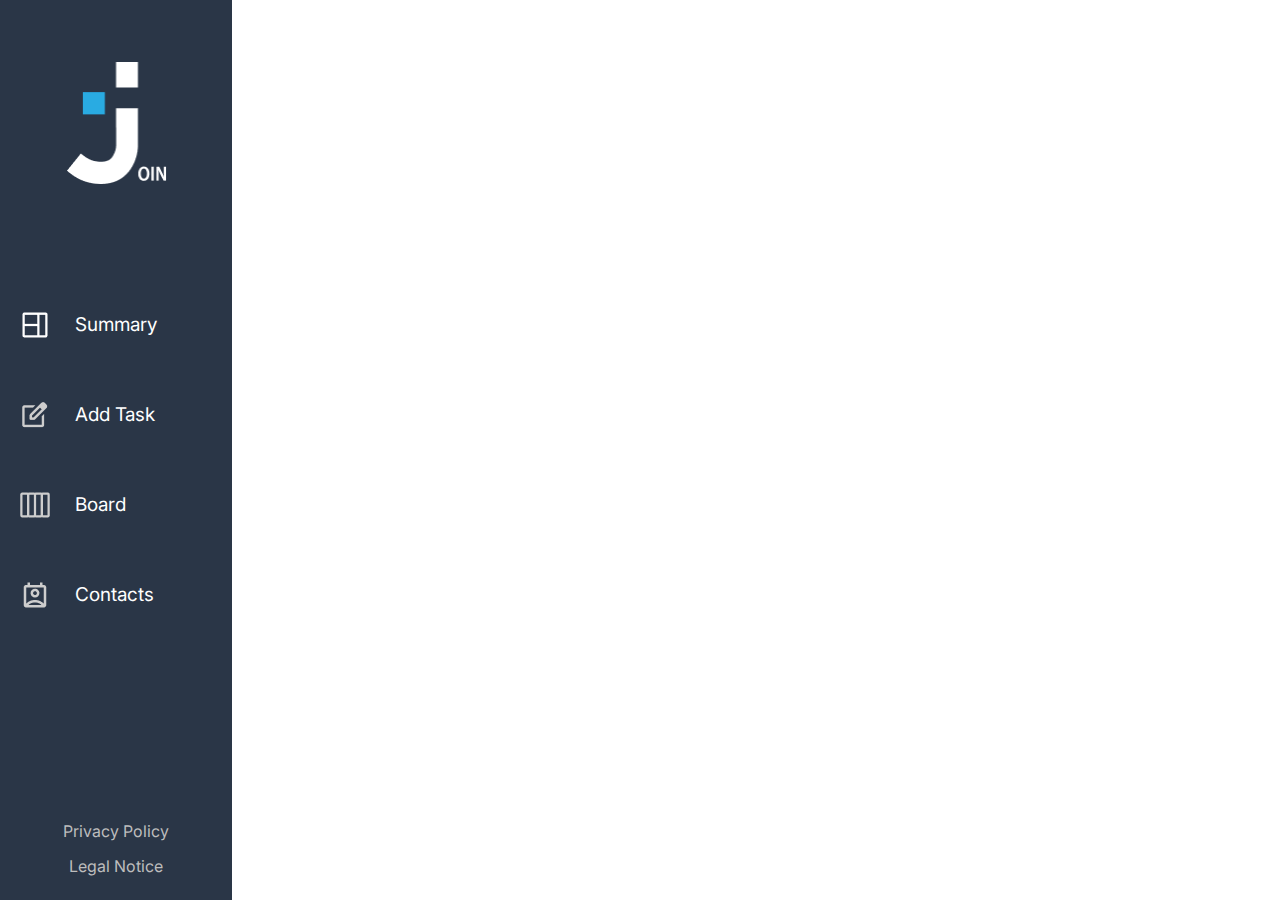
<file: sidebar.html>
<!DOCTYPE html>
<html lang="de">

<head>
    <meta charset="UTF-8">
    <meta name="viewport" content="width=device-width, initial-scale=1.0">
    <title>Join</title>
    <script src="js/script.js"></script>
    <link rel="stylesheet" href="css/templates.css">
    <link rel="stylesheet" href="css/css-mobile/templates-responsive.css">
    <link
        href="https://fonts.googleapis.com/css2?family=Boogaloo&family=Eater&family=Inter:wght@200;300;400;500;600;700;800;900&display=swap"
        rel="stylesheet">
    <link rel="shortcut icon" href="assets/img/join-logo.png" type="image/x-icon">
</head>

<body>
    <nav class="sidebar">
        <img src="assets/img/logo-white.png" class="logo" id="sidebarlogo">
        <div class="menu-content">
            <div class="sub-menu"  id="sub-menu-summary" onclick="goToSummary()"> <img src="assets/img/summary-icon.png" style="margin-left: 20px;">
                    <span style="font-size: 19px; font-weight: 400;"> Summary</span>
               

            </div>
            <div class="sub-menu"  id="sub-menu-addTask" onclick="goToAddTask()"><img src="assets/img/add-task-icon.png" style="margin-left: 20px;">
                    <span style="font-size: 19px; font-weight: 400;">Add Task</span>
               

            </div>
            <div class="sub-menu" id="sub-menu-board" onclick="goToBoard()"> <img src="assets/img/board-icon.png" style="margin-left: 20px;">
                    <span style="font-size: 19px; font-weight: 400;">Board</span>
                

            </div>
            <div class="sub-menu" id="sub-menu-contacts"  onclick="goToContacts()"> <img src="assets/img/contacts-icon.png" style="margin-left: 20px;">
                    <span style="font-size: 19px; font-weight: 400;">Contacts</span>
                

            </div>
        </div>

        <footer id="footer">
            <a href="privacy.html">Privacy Policy</a>
            <a href="legalNotice.html" >Legal Notice</a>

        </footer>



    </nav>

</body>

</html>
</file>
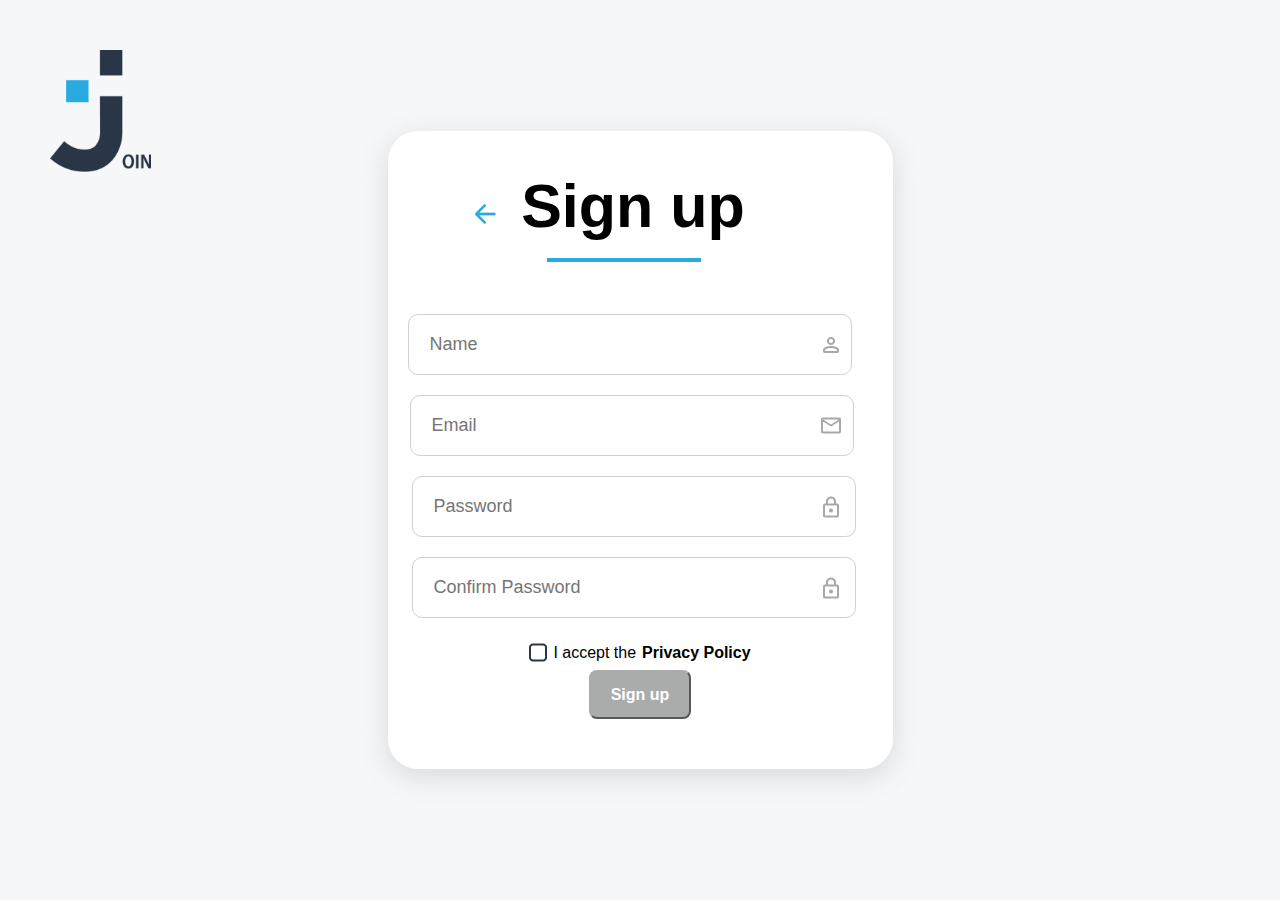
<file: signIn.html>
<!DOCTYPE html>
<html lang="de">

<head>
    <meta charset="UTF-8">
    <meta name="viewport" content="width=device-width, initial-scale=1.0">
    <title>Join | Sign up</title>
    <link rel="stylesheet" href="css/style.css">
    <link rel="stylesheet" href="css/css-mobile/log-sign-in.css">
    <script src="js/storage.js"></script>
    <script src="js/register.js"></script>
    <script src="js/script.js"></script>
    <link rel="shortcut icon" href="assets/img/join-logo.png" type="image/x-icon">
</head>

<body onload="init()">
    <img src="assets/img/join-logo.png" id="logo-sign-in">
    <div class="main-html align-center">
        <div class="sign-in-main">
            <div class="sign-in-container">
                <div class="headline">
                    <div><a href="index.html"><img src="assets/img/arrow-left.png" id="back-arrow"></a></div>
                    <div>
                        <h1> Sign up</h1>
                    </div>
                </div>
                <div class="border margin-left"></div>
                <form onsubmit="passwordValidation('sign-in');  return false;">
                    <div class="flex"><input required type="text" placeholder="Name" class="login-content"
                            id="user"><img src="assets/img/person.png" class="margin-left"></div>
                    <div class="flex"><input required type="email" placeholder="Email" class="login-content"
                            id="email"><img src="assets/img/mail.png" class="margin-left"></div>
                    <div class="flex"><input required type="password" placeholder="Password" class="login-content" minlength="6"
                            id="password"><img src="assets/img/lock.png" class="margin-left"></div>

                    <div class="flex"><input required type="password" placeholder="Confirm Password"
                            class="login-content" id="passwordconfirm"><img src="assets/img/lock.png"
                            class="margin-left"></div>
                    <div class="align-center gap column">
                        <div class="align"><img src="assets/img/checkbox-empty.png" id="checkbox-empty"
                                onclick="changeCheckboxToFilled()">
                            <img src="assets/img/checkbox-filled.png" id="checkbox-filled" onclick="changeCheckboxToEmpty()" class="d-none">
                            I accept the <a class="blue" style="font-weight: 600;" href="privacy.html" target="_blank">Privacy Policy</a></span>
                        </div>
                        <div> <button class="button" id="signupBtn" disabled>Sign up</button></div>
                    </div>

                </form>
            </div>
        </div>
    </div>
    <!-------------------------------------- Sign in success overlay -------------------------------------------->
    <div class="sign-up-success-overlay d-none" id="signin-succsess" >
        <div class="sign-up-success-container">Sign in was successful</div>

    </div>

</body>

</html>
</file>
<file: css/style.css>
body {
    margin: 0;
    overflow: hidden;
    font-family: 'Inter', sans-serif;
}

.d-none {
    display: none;
}

.clicked {
    background-color: #091931;
}

.main-html {
    height: 100vh;
    background-color: #F6F7F8;
}

#logo-main {
    position: absolute;
    left: calc(100vw - 50% - 101px);
    top: calc(100vh - 50% - 122px);
    width: 202px;
    height: 244px;
    animation: logo-start 1s ease-in-out;
    animation-fill-mode: forwards;
    animation-delay: 0.5s;
}

#login-logo {
    position: absolute;
    left: 50px;
    top: 50px;
    width: 101px;
    height: 122px;
}

.header-login {
    display: flex;
    justify-content: flex-end;
    padding: 67px;
    align-items: center;
}

.sign-up-content {
    width: 280px;
    height: 49px;
    display: flex;
    align-items: center;
    gap: 35px;
    font-weight: 400;
}

.button {
    background-color: #2A3647;
    height: 49px;
    padding: 20px;
    font-size: 16px;
    font-weight: 800;
    border-radius: 8px;
    color: white;
    cursor: pointer;
    display: flex;
    align-items: center;
}

.login-main {
    display: flex;
    align-items: center;
    flex-direction: column;
    padding-top: 50px;
}

.login-container {
    display: flex;
    justify-content: center;
    align-items: center;
    flex-direction: column;
    background-color: rgb(255, 255, 255);
    box-shadow: rgba(100, 100, 111, 0.2) 0px 7px 29px 0px;
    border-radius: 30px;
    height: 385px;
    gap: 32px;
    padding: 50px 75px;
}

h1 {
    margin-block-start: 0;
    margin-block-end: 0;
    font-size: 61px;
    font-weight: 700;
    margin-top: -20px;
    margin-bottom: 10px;
    padding-top: 10px;
}

.border {
    width: 150px;
    transform: rotate(180deg);
    border: 2px solid #29ABE2;
    margin-top: -25px;
}

.flex {
    display: flex;
    align-items: center;
    justify-content: center;
    margin-left: -30px;
    margin-top: 20px;
}

.login-content {
    height: 35px;
    width: 400px;
    border-radius: 10px;
    border: 1px solid #D1D1D1;
    gap: 10px;
    padding: 12px 21px 12px 21px;
    font-size: 18px;
}

.margin-left {
    margin-left: -45px;
}

.checkbox-remember {
    display: flex;
    justify-content: space-between;
    height: 24px;
    width: 414px;
}

.checkbox-remember input {
    height: 24px;
    width: 24px;
    border-radius: 3px;
    border: 2px solid black;
    cursor: pointer;
}

.black {
    display: flex;
    align-items: center;
    gap: 7px;
    color: black;
    font-size: 16px;
    font-weight: 500;
}

.blue {
    color: #42bdf2;
}

.login-buttons {
    display: flex;
    justify-content: center;
    gap: 32px;
}

.button-white {
    cursor: pointer;
    background-color: white;
    height: 49px;
    width: 177px;
    gap: 10px;
    font-size: 16px;
    font-weight: 800;
    border-radius: 8px;
    border: 2px solid black;

}

a {
    color: black !important;
}

 a:hover {
    color: white !important;
}

.button-white:hover {
    cursor: pointer;
    background-color: rgb(66, 189, 242) !important;
    border-color: rgb(66, 189, 242) !important;
    color: white !important;
}

#messageBox {
    background-color: rgb(42, 54, 71);
    color: white;
    padding: 8px;
    font-size: 17px;
    height: 25px;
    min-width: 200px;
    border-radius: 8px;
}

footer {
    display: flex;
    justify-content: space-between;
    margin-top: 115px;
    height: 35px;
    width: 285px;
    font-size: 18px;
    font-weight: 500;
}

footer a {
    color: #AAABAB !important;
}

footer span:hover {
    cursor: pointer;
    color: black;
}

@keyframes logo-start {
    0% {
        left: calc(100vw - 50% - 101px);
        top: calc(100vh - 50% - 122px);
        width: 202px;
        height: 244px;
    }

    100% {
        left: 50px;
        top: 50px;
        width: 101px;
        height: 122px;
    }
}

/************************************************************** Hidden Login container  ************************************************************/
.login-visible {
    visibility: hidden;
    animation: hide 0s ease-in 1s;
    animation-fill-mode: forwards;
}

/********************************************************************* Style Sign in HTML  *******************************************************/

.d-none {
    display: none;
}

.align-center {
    display: flex;
    justify-content: center;
    align-items: center;
}

#logo-sign-in {
    position: absolute;
    left: 50px;
    top: 50px;
    width: 101px;
    height: 122px;
}

.sign-in-main {
    display: flex;
    align-items: center;
    flex-direction: column;
}

.sign-in-container {
    display: flex;
    justify-content: center;
    align-items: center;
    flex-direction: column;
    background-color: rgb(255, 255, 255);
    box-shadow: rgba(100, 100, 111, 0.2) 0px 7px 29px 0px;
    border-radius: 30px;
    gap: 32px;
    padding: 50px 50px;
}

.headline {
    display: flex;
    justify-content: center;
    align-items: center;
    gap: 25px;
    margin-left: -60px;
}

#checkbox-sign-in {
    height: 24px;
    width: 24px;
    border-radius: 3px;
    border: 2px solid black;
    cursor: pointer;
}

.margin-left {
    margin-left: -33px;
}

.gap {
    gap: 8px;
}

.column {
    display: flex;
    flex-direction: column;
}

a {
    text-decoration: none;
    cursor: pointer;
}

.button:hover {
    cursor: pointer;
    color: white;
    border-color: rgb(66, 189, 242);
    background-color: rgb(66, 189, 242);
}

.button:disabled,
.button:disabled:hover {
    cursor: not-allowed;
    background-color: #AAABAB;
    border-color: #AAABAB;
}

input:focus {
    outline: #D1D1D1;
}

.align {
    display: flex;
    align-items: center;
    gap: 6px;
    margin-top: 25px;
}

#checkbox-filled,
#checkbox-empty:hover {
    cursor: pointer;
}

/******************************************************* Sign in successfull overlay ***************************************************************/

.sign-up-success-overlay {
    height: 100vh;
    position: absolute;
    top: 0;
    left: 0;
    bottom: 0;
    right: 0;
    display: flex;
    align-items: center;
    justify-content: center;
    background-color: rgba(0, 0, 0, 0.4);
    z-index: 4;
}

.sign-up-success-container {
    height: 140px;
    border-radius: 10px;
    background-color: #2A3647;
    color: white;
    display: flex;
    align-items: center;
    font-weight: 600;
    padding: 10px;
    font-size: 60px;
    text-align: center;
}

.d-none {
    display: none;
}
</file>
<file: css/css-mobile/log-sign-in.css>
/******************************** Log In Responsive *****************************/

@media(max-width:580px) {
    #login-logo {
        position: absolute;
        left: 20px;
        top: 20px;
        width: 60px;
        height: 62px;
    }

    .login-main {
        margin-top: -225px;
    }

    #logo-main {
        position: absolute;
        left: calc(100vw - 50% - 101px);
        top: calc(100vh - 50% - 122px);
        width: 60px;
        height: 82px;
        animation: logo-start 1s ease-in-out;
        animation-fill-mode: forwards;
        animation-delay: 0.5s;
    }

    @keyframes logo-start {
        0% {
            left: calc(100vw - 50% - 101px);
            top: calc(100vh - 50% - 122px);
            width: 202px;
            height: 244px;
        }

        100% {
            left: 30px;
            top: 30px;
            width: 60px;
            height: 62px;
        }
    }

    .main-html {
        display: flex;
        align-items: center;
        justify-content: center;
    }

    .flex {
        margin-top: 15px;
        margin-left: -15px
    }

    h1 {
        font-size: 32px;
        margin-top: 0px;
        margin-bottom: 0px;

    }

    .login-container {
        width: 275px;
        padding: 10px 10px;
    }

    .login-content {
        width: 225px;
        height: 28px;
    }

    .header-login {
        display: flex;
        justify-content: center;
        align-items: center;
        position: absolute;
        top: 555px;
        width: 100%;
        padding: 0;
    }

    .checkbox-remember {
        justify-content: flex-start;
        width: 200px;
    }

    #forget {
        display: none;
    }

    .login-buttons {
        flex-direction: column;
        margin-bottom: -27px;
        gap: 10px;
    }

    .sign-up-content {
        width: 100%;
        justify-content: center;
        gap: 25px;
    }

    .button {
        width: 110px;
        height: 35px;
        padding: 10px;
        display: flex;
        justify-content: center;
    }

    p {
        font-size: 14px;
        margin-block-start: 0;
        margin-block-end: 0;
    }

    .button-white {
        height: 35px;
        font-size: 13px;
        width: 110px;
    }

    footer {
        margin-top: 85px;
        margin-bottom: -56px;
        font-size: 15px;
        width: 255px;
    }
}

/*********************************************************   Sign In Responsive   ****************************************************************************/
@media(max-width:700px) {
    .sign-up-success-container {
        font-size: 40px;
        height: unset;
    }
}

@media(max-width:580px) {
    #logo-sign-in {
        position: absolute;
        left: 20px;
        top: 20px;
        width: 60px;
        height: 62px;
    }

    .sign-in-container {
        padding: 20px 20px;
    }

    .flex {
        margin-left: -15px;
    }
}

@media(max-width:450px) {
    .sign-up-success-container {
        width: 300px;
    }
}
</file>
<file: css/addTask.css>
body {
    margin: 0;
    margin-top: 96px;
    overflow: scroll;
    font-family: 'Inter', sans-serif;
    background-color: #F6F7F8;
    box-sizing: border-box;
    overflow-x: hidden;
}

body::-webkit-scrollbar {
    width: 10px;
    border-radius: 10px;
}

body::-webkit-scrollbar:hover {
    background-color: #29abe2;
}

.d-none {
    display: none;
}

.black {
    color: black;
}

.column {
    display: flex;
    flex-direction: column;
}

.gap {
    gap: 8px;
}

.margin-contact-list {
    margin-top: -42px !important;
    margin-bottom: 15px !important;
}

.margin-bottom {
    margin-bottom: 35px;
}

.justify-content {
    display: flex;
    justify-content: space-between;
}

.align {
    display: flex;
    justify-content: center;
    align-items: center;
}

.font {
    font-size: 19px;
    font-weight: 400;
    margin-bottom: 10px;
}

h1 {
    font-size: 61px;
    font-weight: 700;
}

.headline-container {
    padding: 20px 300px;
    display: flex;
    margin-bottom: -20px;
    top: 116px;
    position: relative;
}

.main-container {
    padding-left: 300px;
    margin-top: 100px;
    display: flex;
    gap: 80px;
    flex-wrap: wrap;
}

.sub-container {
    display: flex;
    flex-direction: column;
    width: 440px;
}

.input {
    border-radius: 10px;
    background-color: white;
    border: 1px solid rgb(209, 209, 209);
    padding: 12px 21px 12px 21px;
    text-align: left;
    margin-right: -4px;
}

input:hover {
    cursor: pointer;
}

input:focus {
    border: 1px solid #D1D1D1;
    outline: none;
}

.input-font {
    font-size: 20px;
    font-weight: 400;
}

.input-size {
    height: 120px;
}

textarea {
    resize: none;
}

textarea:focus {
    border: 1px solid #D1D1D1;
    outline: none;
}

button {
    display: flex;
    justify-content: flex-end;
    align-items: center;
    height: 48px;
    width: 195.67px;
    border-radius: 0px 10px 10px 0px;
    background-color: white;
    border: 1px solid #D1D1D1;
    border-left-color: white;
}

#btn-contact {
    border-left: none;
}

.not-allowed {
    background-color: #4a4e53 !important;
    color: #D1D1D1 !important;
    cursor: no-drop !important;
}

.not-allowed:hover {
    background-color: #4a4e53 !important;
    color: #D1D1D1 !important;
    cursor: no-drop !important;
    border-color: #4a4e53 !important;
}

.required {
    font-size: 11px;
    font-weight: 500;
    color: red;
}


#btn-category {
    border-left: none;
    height: 49.33px !important;
}

#btn-subtask {
    border-left: none;
}

button img {
    height: 17px;
    width: 17px;
    cursor: pointer;
    padding-right: 8px;
}

button img:hover {
    transform: scale(1.1);
}

.border-style {
    border-right-color: white;
    border-radius: 10px 0px 0px 10px;
}

.contact-list {
    border-radius: 0px 0px 10px 10px;
    border-top: hidden;
    background-color: white;
    border: 1px solid #D1D1D1;
    margin-top: -7px;
    border-style: solid;
    border-top-style: none;
    cursor: pointer;
    max-height: 160px;
    overflow-y: scroll;
    overflow-x: hidden;
}

.contacts {
    display: flex;
    align-items: center;
    gap: 5px;
    width: 90%;
}

.clicked {
    background-color: #091931;
}

.contact-list::-webkit-scrollbar-thumb {
    width: 10px;
    color: #e1dede;
    border-radius: 10px;
}

.contact-list::-webkit-scrollbar-thumb:hover {
    background-color: #29abe2;
}

.category-list {
    border-radius: 0px 0px 10px 10px;
    border-top: hidden;
    background-color: white;
    border: 1px solid #D1D1D1;
    border-top-style: none;
    margin-top: -7px;
    border-style: solid;
    cursor: pointer;
    max-height: 100px;

}

.list-content {
    display: flex;
    align-items: center;
    text-align: center;
    color: #3c3f43;
    padding: 7px;
    font-size: 19px;
    font-weight: 500;
    cursor: pointer;
    border-radius: 10px;
    margin-top: 3px;
    margin-bottom: 3px;
}

.list-content input:hover {
    cursor: pointer;
}

.list-content:hover {
    background-color: #e1dede;
}

.list-content input {
    width: unset !important;
}

.border {
    background-color: #D1D1D1;
    width: 2px;
}

.priority {
    display: flex;
    justify-content: space-between;
}

.priority div {
    border: none;
    box-shadow: 3px 1px 1px 0px #00000040;
}

.priority div:hover {
    box-shadow: 0px 3px 3px 0px #00000040;
    cursor: pointer;
}

.subtask-container {
    display: flex;
    flex-direction: column;
    margin-top: -30px;
    height: 70px;
    overflow-y: auto;
}

ul {
    padding-inline-start: 0px;
}

li {
    margin-left: 40px;
}

.subtasks {
    width: 100%;
    height: 40px !important;
    display: flex;
    justify-content: space-between;
    align-items: center;
    font-size: 20px;
    font-weight: 400;
    border-radius: 10px;
    margin-top:6px;
    margin-bottom: 6px;
}

.edit-container {
    display: flex;
    height: 40px;
    width: 100%;
}

.subtask-btn {
    display: flex;
    align-items: center;
    background-color: white;
    border-radius: 0px 10px 10px 0px;
    padding-right: 20px;
}

.subtask-btn img {
    margin-right: 10px;
    margin-left: 10px;
}

.subtask-editor-input{
    border-width: 0 !important;
    padding-inline: 15px !important;
    border-radius: 10px 0px 0px 10px;
    font-size: 20px;
    width: 100%;
    
}

.subtask-editor-input input:focus{
   border: none;
}

.subtasks:hover {
    background-color: #e1dede;
}

.subtasks img {
    height: 19px !important;
    width: 19px !important;
    object-fit: contain;
}

.subtask-images {
    display: flex;
    width: 90px;
    justify-content: space-evenly;
}

#edit-pencil {
    height: 20px;
    width: 20px;
    object-fit: contain;
}

.subtasks img:hover {
    transform: scale(1.1);
    cursor: pointer;
}

.button {
    display: flex;
    align-items: center;
    background-color: rgb(42, 54, 71);
    font-size: 16px;
    font-weight: 800;
    border-radius: 8px;
    color: white;
    width: 180px;
    gap: 10px;

}

.button:hover {
    background-color: white;
    color: rgb(42, 54, 71);
    border: 2px solid rgb(42, 54, 71);
    cursor: pointer;
}

.buttons {
    display: flex;
    justify-content: flex-end;
    margin-bottom: 20px;
    gap: 30px;
}

.button img {
    height: 30px;
    width: 30px;
    object-fit: cover;
}

.clear {
    background-color: white;
    border: 2px solid black;
    padding: 12px;
    font-size: 16px;
    font-weight: 800;
    border-radius: 8px;
    color: black;
    cursor: pointer;
}

.clear:hover {
    background-color: rgb(42, 54, 71);
    color: white;
    cursor: pointer;
    border: 2px solid white;
}

.back-white {
    background-color: white;
}

.back-urgent {
    background-color: #FF3D00;
}

.back-medium {
    background-color: #FFA800;
}

.back-low {
    background-color: #7AE229;
}

.prio-choosed {
    color: white;
    font-weight: 600;
}

.avatar {
    display: flex;
    justify-content: center;
    align-items: center;
    height: 35px;
    width: 35px;
    font-weight: 500;
    color: white;
    border-radius: 100%;
    border: 2px solid white;
    margin-right: 10px;
}

.is-checked {
    background-color: #2A3647;
    color: white;
}

.is-checked:hover {
    background-color: #4a4e53 !important;
}

.pa-le {
    padding-left: 20px;
}

.selected-contacts {
    display: flex;
    margin-left: 30px;
    width: 85%;
    margin-bottom: 15px;
}

.avatar-checked {
    display: flex;
    justify-content: center;
    align-items: center;
    height: 35px;
    width: 35px;
    font-weight: 500;
    color: white;
    border-radius: 100%;
    border: 2px solid white;
    margin-left: -11px;
}

/*****************************************************  Style of scrollbar  *********************************************************************************/

::-webkit-scrollbar {
    width: 10px;
}

::-webkit-scrollbar-track {
    background-color: #f1f1f1;
    border-radius: 8px;
}

::-webkit-scrollbar-track {
    background-color: white;
    width: 10px;
}

::-webkit-scrollbar-thumb {
    background-color: #888;
    border-radius: 8px;
}

::-webkit-scrollbar-thumb:hover {
    background-color: #29ABE2;
}

::-webkit-scrollbar-button {
    display: none;
}

/***************************************************** Add Task added to board overlay *********************************************************************/

.added-task-overlay {
    position: fixed;
    top: 0;
    right: 0;
    bottom: 0;
    left: 0;
    display: flex;
    align-items: center;
    justify-content: center;
    background-color: rgba(0, 0, 0, 0.4);
    height: 100vh;
    z-index: 200;
}

.added-task-content {
    height: 150px;
    width: 700px;
    border-radius: 10px;
    background-color: #2A3647;
    color: white;
    display: flex;
    align-items: center;
    justify-content: center;
    font-weight: 600;
    font-size: 50px;
}

@keyframes rotateAnimation {
    from {
        transform: rotateX(0deg);
    }

    to {
        transform: rotateX(360deg);
    }
}

/***********************************************************  Add Task overlay for board.html   ****************************************************************/
.overlay-main {
    background-color: white;
    position: fixed;
    border-radius: 10px;
    padding: 0px 20px 10px 20px;
    box-shadow: 4px 4px 4px 4px rgba(0, 0, 0, 0.5);
}

.overlay-bg {
    background-color: rgba(0, 0, 0, 0.4);
    position: fixed;
    display: flex;
    justify-content: center;
    align-items: center;
    height: 100vh;
    z-index: 102;
    top: 0;
    left: 0;
    right: 0;
    bottom: 0;
}

.headline-overlay {
    padding-left: 45px;
    display: flex;
    align-items: center;
    gap: 770px;
}


.overlay {
    background-color: white;
    padding: 50px !important;
    border-radius: 10px;
    display: flex;
    margin-top: -45px
}

.overlay img {
    height: 20px !important;
    width: 20px !important;
    object-fit: contain;
}

#ctc-cont {
    z-index: 1;
}
</file>
<file: css/css-mobile/addTask-responsive.css>
@media(max-width:750px) {
    body {
        display: flex;
        align-items: center;
        justify-content: center;
        flex-direction: column;
        overflow-y: scroll;
        height: 85rem;
    }

    .headline-container {
        position: absolute;
        padding: 0;
        padding-left: 10px;
        margin-bottom: 10px;
        margin-top: -20px;
    }

    .font {
        font-size: 15px;
        font-weight: 500;
    }

    h1 {
        font-size: 42px;
    }

    .main-container {
        width: 325px;
        padding-left: 0px;
        margin-top: -30px;
        gap: 0;
    }

    .sub-container {
        width: -webkit-fill-available;
    }

    .subtasks {
        font-size: 13px;
        margin-top: 8px;
    }

    .subtask-editor-input {
        font-size: 13px;
    }

    .subtask-btn {
        padding-right: 10px;
    }

    .border {
        display: none;
    }

    .priority {
        gap: 10px;
    }

    input {
        width: 100%;
        padding-inline: 10px;
    }

    .input {
        width: auto;
    }

    .input-font {
        font-size: 15px;
    }

    .list-content {
        font-size: 15px;
    }

    button {
        height: 42.67px;
        margin-left: -5px;
    }

    #btn-category {
        border-left: none;
        height: 43.34px !important;
    }

    button img {
        height: 15px;
    }

    textarea {
        height: 60px !important;
        width: 100%;
    }

    .padd-resp {
        padding: 10px 10px 10px 10px !important;
    }

    #contacts-to-assign {
        display: none;
    }

    .margin-bottom {
        margin-bottom: 25px;
    }

    .button {
        height: 50px;
    }

    .clear {
        padding: 8px;
        font-size: 13px;
        display: flex;
        align-items: center;
    }

    ul {
        margin-top: 18px;
    }

}

/*******************************************************   Task added to board overlay responsive   *****************************************************/

@media(max-width:600px) {
    .added-task-content {
        font-size: 50px;
        text-align: center;
    }
}
</file>
<file: css/board2.css>
/****************************************** Edit Task Overlay in board.html ***********************************************/


.clicked {
  background-color: #091931;
}

.edit-bg {
  position: fixed;
  display: flex;
  justify-content: center;
  align-items: center;
  height: 100vh;
  top: 0;
  right: 0;
  bottom: 0;
  left: 0;
  background-color: rgba(0, 0, 0, 0.4);
  z-index: 100;
}

.edit-task-container {
  display: flex;
  flex-direction: column;
  justify-content: flex-start;
  background-color: white;
  border-radius: 25px;
  padding: 0px 25px;
  width: 550px;
  max-height: 590px;
  box-shadow: 0px 0px 14px 12px #00000014;
}

.exit-edit-task {
  display: flex;
  align-items: center;
  justify-content: space-between;
  height: 70px;
}

textarea {
  resize: none;
}

.exit {
  width: 27px;
  height: 27px;
  font-size: 20px !important;
  font-weight: 500 !important;
  color: #b5b3b3;
  border-radius: 100%;
  cursor: pointer;
  display: flex;
  align-items: center;
  justify-content: center;
}

.save-btn {
  height: 80px;
  align-items: center;
  display: flex;
  justify-content: center;
  margin-bottom: 0px;
  gap: 30px;
  margin-top: 8px;
}

.color-bl {
  color: #3c3f43;
}


.exit:hover {
  background-color: #a5a8ad;
  color: white;
}

.edit-task-main {
  display: flex;
  flex-direction: column;
  align-items: center;
}

.scroll-container {
  overflow-y: auto;
  max-height: 400px;
}

.scroll-container::-webkit-scrollbar {
  width: 0.5em;
  /* Breite der Scrollbar für Webkit-Browser wie Chrome und Safari */
}

.scroll-container::-webkit-scrollbar-thumb {
  background-color: transparent;
  /* Farbe des Scrollbalken-Griffs für Webkit-Browser */
}

.scroll-container::-webkit-scrollbar-track {
  background-color: transparent;
  /* Farbe des Scrollbalken-Tracks für Webkit-Browser */
}

.scroll-container::-webkit-scrollbar-corner {
  background-color: transparent;
  /* Farbe der Ecke zwischen den vertikalen und horizontalen Scrollbalken für Webkit-Browser */
}

/* Firefox Scrollbar Styling */
.scroll-container {
  scrollbar-width: thin;
  /* Verwende 'auto' oder 'thin' für Firefox-Unterstützung */
}

.scroll-container::-moz-scrollbar {
  width: 0.5em;
  /* Breite der Scrollbar für Firefox */
}

.scroll-container::-moz-scrollbar-thumb {
  background-color: transparent;
  /* Farbe des Scrollbalken-Griffs für Firefox */
}

.scroll-container::-moz-scrollbar-track {
  background-color: transparent;
  /* Farbe des Scrollbalken-Tracks für Firefox */
}



.d-none {
  display: none;
}

.black {
  color: black;
}

.column {
  display: flex;
  flex-direction: column;
}

.gap {
  gap: 8px;
}

.margin-contact-list {
  margin-top: -42px !important;
  margin-bottom: 15px !important;
}

.margin-bottom {
  margin-bottom: 35px;
}

.justify-content {
  display: flex;
  justify-content: space-between;
}

.align {
  display: flex;
  justify-content: center;
  align-items: center;
}

.font {
  font-size: 19px;
  font-weight: 400;
  margin-bottom: 10px;
}

h1 {
  font-size: 61px;
  font-weight: 700;
}

.headline-container {
  padding: 20px 300px;
  display: flex;
  margin-bottom: -20px;
  top: 116px;
  position: relative;
}


.sub-container {
  display: flex;
  flex-direction: column;
  width: 440px;
}

.input {
  border-radius: 10px;
  background-color: white;
  border: 2px solid #D1D1D1;
  padding: 12px 21px 12px 21px;
  text-align: left;
  margin-right: -4px;
}

input:hover {
  cursor: pointer;
}

input:focus {
  border: 2px solid #D1D1D1;
  outline: none;
}

.input-font {
  font-size: 20px;
  font-weight: 400;
}

.input-size {
  height: 120px;
}

textarea:focus {
  border: 2px solid #D1D1D1;
  outline: none;
}

button {
  display: flex;
  justify-content: flex-end;
  align-items: center;
  height: 50.67px;
  width: 195.67px;
  border-radius: 0px 10px 10px 0px;
  background-color: white;
  border: 2px solid #D1D1D1;
  border-left-color: white;

}

#btn-contact-editor {
  border-left: none;
}


button img {
  height: 17px !important;
  width: 17px !important;
  cursor: pointer;
  padding-right: 8px;
}

button img:hover {
  transform: scale(1.1);
}

.border-style {
  border-right-color: white;
  border-radius: 10px 0px 0px 10px;
}

.contact-list {
  border-radius: 0px 0px 10px 10px;
  border-top: hidden;
  background-color: white;
  border: 2px solid #D1D1D1;
  margin-top: -7px;
  border-style: solid;
  border-top-style: none;
  cursor: pointer;
  max-height: 100px;
  overflow-y: scroll;
  overflow-x: hidden;
}

.contacts {
  display: flex;
  align-items: center;
  gap: 5px;
  width: 90%;
}

.contact-list::-webkit-scrollbar {
  width: 10px;
  background-color: #29abe2;
  border-radius: 10px;
}

.category-list {
  border-radius: 0px 0px 10px 10px;
  border-top: hidden;
  background-color: white;
  border: 2px solid #D1D1D1;
  border-top-style: none;
  margin-top: -7px;
  border-style: solid;
  cursor: pointer;
  max-height: 100px;

}

.list-content {
  display: flex;
  align-items: center;
  text-align: center;
  color: #3c3f43;
  padding: 7px;
  font-size: 19px;
  font-weight: 500;
  cursor: pointer;
  border-radius: 10px;
  margin-top: 3px;
  margin-bottom: 3px;
}

.list-content input:hover {
  cursor: pointer;
}

.list-content:hover {
  background-color: #e1dede;
}

.list-content input {
  width: unset !important;
}

.border {
  background-color: #D1D1D1;
  width: 2px;
}

.priority {
  display: flex;
  justify-content: space-between;
}

.priority div {
  border: none;
  box-shadow: 3px 1px 1px 0px #00000040;
}

.priority div:hover {
  box-shadow: 0px 3px 3px 0px #00000040;
  cursor: pointer;
}

.subtask-container {
  display: flex;
  flex-direction: column;
  margin-top: -30px;
  margin-bottom: 50px;
}

ul {
  padding-inline-start: 0px;
}


li {
  margin-left: 40px;
}

.subtasks {
  width: 100%;
  height: 40px;
  display: flex;
  justify-content: space-between;
  align-items: center;
  font-size: 20px;
  font-weight: 400;
  border-radius: 10px;
}

.subtasks:hover {
  background-color: #e1dede;
}

.subtasks-container img {
  margin-right: 25px;
  height: 20px;
  width: 20px;
  object-fit: contain;

}

.subtasks img:hover {
  transform: scale(1.2);
  cursor: pointer;
}

.button {
  display: flex;
  align-items: center;
  background-color: rgb(42, 54, 71);
  font-size: 16px;
  font-weight: 800;
  border-radius: 8px;
  color: white;
  width: 180px;
  gap: 10px;
  cursor: pointer;
}

.button:hover {
  background-color: white;
  color: rgb(42, 54, 71);
  cursor: pointer;
  border: 2px solid rgb(42, 54, 71);
}

.buttons {
  display: flex;
  justify-content: flex-end;
  margin-bottom: 20px;
  gap: 30px;
}

.button img {
  height: 30px;
  width: 30px;
  object-fit: cover;
}

.clear {
  background-color: white;
  border: 2px solid black;
  padding: 12px;
  font-size: 16px;
  font-weight: 800;
  border-radius: 8px;
  color: black;
  cursor: pointer;
}

.clear:hover {
  background-color: rgb(42, 54, 71);
  color: white;
  cursor: pointer;
  border: 2px solid white;
}

.back-white {
  background-color: white;
}

.back-urgent {
  background-color: #FF3D00;
}

.back-medium {
  background-color: #FFA800;
}

.back-low {
  background-color: #7AE229;
}

.prio-choosed {
  color: white;
  font-weight: 600;
}

.avatar {
  display: flex;
  justify-content: center;
  align-items: center;
  height: 35px;
  width: 35px;
  font-weight: 500;
  color: white;
  border-radius: 100%;
  border: 2px solid white;
  margin-right: 10px;
}

.is-checked-editor {
  background-color: #2A3647;
  color: white !important;
}

.is-checked-editor:hover {
  background-color: #4a4e53 !important;
}

.pa-le {
  padding-left: 20px;
}

.selected-contacts {
  display: flex;
  margin-left: 30px;
  width: 85%;
  margin-bottom: 15px;
}

.avatar-checked {
  display: flex;
  justify-content: center;
  align-items: center;
  height: 35px;
  width: 35px;
  font-weight: 500;
  color: white;
  border-radius: 100%;
  border: 2px solid white;
  margin-left: -11px;
}
</file>
<file: css/board.css>
/**** Edit Task Overlay in board2.css ******/

/******************************************* Style of main board.html ***********************************************/

body {
  margin: 0;
  margin-top: 96px;
  overflow: hidden;
  font-family: "Inter", sans-serif;
  background-color: #f6f7f8;
  box-sizing: border-box;
}

.d-none{
  display: none;
}

.arrows {
  display: flex;
  gap: 8px;
  margin-left: 26px;
  margin-top: 6px;
}

.arrows img {
  height: 17px !important;
  width: 17px !important;
  object-fit: contain;
  cursor: pointer;
  position: static;
  z-index: 30;
}

.arrows img:hover {
  transform: scale(1.04);
}

.column {
  display: flex;
  flex-direction: column;
}

.clicked {
  background-color: #091931;
}

.flex {
  display: flex;
}

.center {
  display: flex;
  align-items: center;
  justify-content: center;
}

.gap {
  gap: 130px;
}

h1 {
  font-size: 61px;
  font-weight: 700;
}

.headline-container {
  padding: 20px 300px;
  display: flex;
  justify-content: space-between;
  align-items: center;
  margin-bottom: -20px;
  margin-top: -15px;
  flex-wrap: wrap;
}

.headline-sub-content {
  display: flex;
  gap: 15px;
}

.column {
  display: flex;
  flex-direction: column;
}

.align {
  display: flex;
  justify-content: center;
  align-items: center;
}

.font {
  font-size: 19px;
  font-weight: 400;
  margin-bottom: 10px;
}

.margin-bottom {
  margin-bottom: 35px;
}

.input {
  border-radius: 10px;
  background-color: white;
  border: 2px solid #d1d1d1;
  padding: 12px 21px 12px 21px;
  text-align: left;
  margin-right: -155px;
}

input:focus {
  border: 2px solid #d1d1d1;
  outline: none;
}

.input-font {
  font-size: 20px;
  font-weight: 400;
}

#input-category {
  z-index: 1;
}

button {
  display: flex;
  justify-content: flex-end;
  height: 50.67px;
  width: 154.67px;
  border-radius: 0px 10px 10px 0px;
  background-color: white;
  border: 2px solid #d1d1d1;
  padding: 12px 21px 12px 21px;
  border-left-color: white;
}

.button {
  display: flex;
  align-items: center;
  background-color: rgb(42, 54, 71);
  font-size: 16px;
  font-weight: 800;
  border-radius: 8px;
  color: white;
  width: 180px;
  gap: 10px;
  cursor: pointer;
}

img {
  height: 23px !important;
  width: 23px !important;
  object-fit: contain;
}

.button:hover {
  background-color: #29ABE2 !important;
  color: white !important;
  border-color: #29ABE2 !important;
}

.main {
  padding-left: 300px;
  display: flex;
  flex-wrap: wrap;
  margin-top: 125px;
}

.main-sub {
  background-color: white;
  display: flex;
  flex-direction: column;
  width: 250px;
  min-height: 300px;
}

h3 {
  font-size: 22px;
  font-weight: 700;
  color: #42526e;
}

.progress {
  display: flex;
  flex-direction: column;
  width: 260px;
  min-height: 350px;
  align-items: center;
  margin-right: 45px;
  margin-bottom: 50px;
}

.progress-headline {
  display: flex;
  align-items: center;
  justify-content: space-between;
  width: 260px;
  flex-wrap: wrap;
}

.progress-container {
  display: flex;
  flex-wrap: wrap;
  margin-bottom: 15px;
  width: 100%;
  min-height: 250px;
}

.progress-container:hover {
  border: 1px dashed black;
  border-radius: 10px;
}

.task-container {
  display: flex;
  width: 100%;
  height: 55px;
  background-color: #e7e7e7;
  font-size: 16px;
  color: #42526e;
  border-radius: 10px;
  border: 1px dashed rgb(127, 123, 123);
  align-items: center;
  justify-content: center;
  z-index: 5;
}

.progress-content {
  display: flex;
  flex-direction: column;
  justify-content: flex-start;
  background-color: white;
  border-radius: 10px;
  padding: 10px;
  min-width: 240px !important;
  min-height: 210px;
  box-shadow: 0px 0px 10px 3px #00000014;
  cursor: grab;
  margin-bottom: 15px;
}

.progress-content:hover {
  transform: scale(1.03);
}

.progress img {
  cursor: pointer;
  height: 20px;
  width: 20px;
  object-fit: contain;
}

h4 {
  margin-block-start: 0;
  margin-block-end: 0;
  font-size: 15px;
  font-weight: 400;
  color: white;
}

.progress-cont-headline {
  border-radius: 8px;
  background-color: rgb(180, 24, 180);
  padding: 6px;
  width: fit-content;
  margin-bottom: 25px;
}

span {
  font-size: 16px;
  font-weight: 700;
}

p {
  font-weight: 400;
}

.users {
  width: 100%;
  display: flex;
  align-items: center;
  gap: 75px;
  margin-left: 10px;
}

.subtask-content {
  display: flex;
  justify-content: center;
  align-items: center;
  justify-content: space-around;
  margin-top: 10px;
  margin-bottom: 10px;
}

.subtask-counter {
  display: flex;
  align-items: baseline;
  gap: 5px;
}

.subtask-counter span {
  font-size: 14px !important;
  font-weight: 500 !important;
}

#search-btn {
  border-left: none;
}

.progressbar-container {
  background-color: #E9ECEF;
  border-radius: 8px;
  height: 9px;
  width: 110px;
  --bs-progress-bar-bg: #0d6efd;
  --bs-progress-bar-transition: width 0.6s ease;
}

.prio-img-container {
  display: flex;
  justify-content: flex-end;
  width: 50%;
  margin-right: 25px;
}

.progress-bar {
  display: flex;
  justify-content: center;
  width: 100%;
  height: 9px;
  border-radius: 8px;
  background-color: var(--bs-progress-bar-bg);
  transition: var(--bs-progress-bar-transition);
}

.avatar-board {
  display: flex;
  justify-content: center;
  align-items: center;
  height: 35px;
  width: 35px;
  border-radius: 100%;
  border: 2px solid white;
  background-color: aqua;
  cursor: pointer;
  color: white;
  font-size: 16px;
  margin-left: -13px;
}

.rotate {
  transform: rotate(350deg) !important;
  transition: transform 0.3s ease !important;
}

/****************************************** Detail Task Overlay in Board ***************************************************************/

.d-none {
  display: none;
}

.detail-task-bg {
  width: 100%;
  height: 100vh;
  top: 0;
  left: 0;
  right: 0;
  bottom: 0;
  position: fixed;
  z-index: 100;
  display: flex;
  justify-content: center;
  align-items: center;
  background-color: rgba(0, 0, 0, 0.4);
}

.exit:hover {
  color: white;
  background-color: #b5b3b3;
}

.progress-content-overlay {
  display: flex;
  flex-direction: column;
  justify-content: flex-start;
  background-color: white;
  border-radius: 25px;
  padding: 0px 25px;
  width: 450px;
  min-height: 590px;
  box-shadow: 0px 0px 14px 12px #00000014;
}

.progress-cont-headline-overlay {
  display: flex;
  justify-content: space-between;
  align-items: center;
  width: 100%;
  margin-bottom: 25px;
  margin-top: 25px;
}

.edit-task-h4 {
  width: 170px;
  border-radius: 8px;
  padding: 6px;
  margin-block-start: 0;
  margin-block-end: 0;
  font-size: 20px;
  font-weight: 400;
  color: white;
  text-align: center;
}

.hover {
  height: 30px !important;
  width: 30px !important;
  border-radius: 100%;
  color: #b5b3b3;
}

.hover:hover {
  cursor: pointer;
  color: white;
  background-color: #b5b3b3;
}

.edit-task-span {
  font-size: 45px;
  font-weight: 700;
  margin-bottom: 3px;
}

.p-edit-task {
  font-weight: 400;
  font-size: 18px;
  margin-block-start: 0em;
  margin-block-end: 0em;
}

.fw-600 {
  font-weight: 600 !important;
}

.fs-25 {
  font-size: 25px;
}

.margin-right {
  margin-right: 25px;
}

.mar-ri {
  margin-right: 15px;
}

.mar-top {
  margin-top: 10px;
}

.mar-bot {
  margin-bottom: 10px;
}

.users-edit {
  min-height: 100px;
  display: flex;
  flex-direction: column;
}

.flex-edit {
  display: flex;
  align-items: center;
  gap: 10px;
  margin-top: 8px;
}

.avatar-edit {
  display: flex;
  justify-content: center;
  align-items: center;
  height: 40px;
  width: 40px;
  border-radius: 100%;
  background-color: darkblue;
  cursor: pointer;
  border: 1px solid white;
  text-align: center;
  color: white;
  font-weight: 400 !important;
}

.span-edit {
  font-size: 20px;
  font-weight: 500;
  margin-right: 8px;
}

.img-edit {
  height: 20px;
  width: 20px;
  object-fit: contain;
}

.subtasks-edit {
  display: flex;
  flex-direction: column;
  gap: 10px;
  margin-bottom: 10px;
  margin-top: 10px;
}

.sub-content {
  display: flex;
  gap: 15px;
  align-items: center;
  border-radius: 8px;
}

.sub-content:hover {
  background-color: #e1dede;
  cursor: pointer;
}

.sub-content img {
  height: 16px !important;
  width: 16px !important;
  object-fit: contain;
  cursor: pointer;
}


.edit-delete {
  display: flex;
  justify-content: flex-end;
}

.edit-delete-content {
  display: flex;
  align-items: center;
  gap: 6px;
  margin-left: 10px;
  cursor: pointer;
}

.edit-delete-content:hover {
  transform: scale(1.1);
}

.img {
  height: 16px !important;
  width: 16px !important;
  object-fit: contain;
}
</file>
<file: css/css-mobile/board-responsive.css>
@media(max-width:950px) {
    .progress {
        margin-bottom: -35px;
    }

    .headline-sub-content {
        flex-direction: column;
        align-items: center;
        width: 300px;
    }
}

@media(max-width:920px) {

    .arrows{
        display: unset;
    }

    .main {
        margin-bottom: 110px;
    }

    .progress-container {
        flex-wrap: nowrap;
        overflow: auto;
        gap: 30px !important;
        margin-bottom: 40px !important;
    }

    .progress-content {
        cursor: pointer;
    }

    .progress-content:hover {
        transform: unset;
    }

    .progressbar-container {
        width: 85px;
    }
}

@media(max-width:750px) {

    .headline-container {
        padding-left: 5px;
        padding: 0;
        margin-bottom: 5px;
        justify-content: center;
        flex-direction: column;
    }

    #content {
        width: 100%;
    }

    h1 {
        font-size: 47px
    }

    .main {
        padding-left: 5px;
        align-items: center;
        justify-content: center;
        flex-direction: column;
        flex-wrap: nowrap;
        margin-bottom: 150px;
    }

    .progress {
        margin-right: 0px;
        margin-bottom: -45px;
    }

    .button {
        width: 100%;
        justify-content: center;
    }

    input{
        padding-inline: 8px;
    }

    #search {
        width: 100%;
    }

    #search-btn {
        width: 0px;
        height: 44.67px;
    }

    #amountTaskToDo {
        margin-bottom: 10px !important;
    }

    #amountTaskDone {
        margin-bottom: 10px !important;
    }
}

/*************************************************    Detail Task Overlay in board.html   *********************************************************************/

@media(max-width:1200px) {
    .checkbox {
        width: unset !important;
    }
}

@media(max-width:800px) {
    .progress-content-overlay {
        width: 300px !important;
        padding: 0px 15px !important;
    }

    .edit-task-span {
        font-size: 30px !important;
    }
}

@media(max-width:400px) {
    .avatar-edit {
        height: 30px;
        width: 30px;
    }

    .progress-content-overlay {
        width: 270px !important;
    }

    .p-edit-task {
        font-size: 16px;
    }
}

/***************************************************   Responsive Overlay Add Task in board.html   ******************************************************************/

@media(max-width:750px) {
    #clear {
        display: none;
    }

    #create-btn {
        width: unset;
    }

    #assigned-contact-list {
        width: 100% !important;
    }
}

@media(max-width:650px) {

    .edit-task-container {
        padding: 0px 15px;
        width: 305px;
    }

    .edit-task-main {
        width: 290px;
    }

    .sub-container {
        width: 290px;
    }

    .input {
        padding: 12px 2px 12px 2px;
    }

    input {
        padding-left: 8px;
    }

    .input-font {
        font-size: 17px;
    }

    #input-contact {
        width: 100%;
    }


    #btn-contact {
        height: 44.67px;
        width: 50px;
    }

    #btn-category {
        height: 46px !important;
    }

    #category-text {
        width: 120% !important;
    }

    #category-text span {
        font-size: 16px !important;
    }

    #subtask {
        width: 100%;
    }

    #btn-subtask {
        height: 44.67px;
    }

    .priority img {
        height: 15px !important;
        width: 18px !important;
    }

    .subtask-container img {
        height: 16px !important;
        width: 16px !important;
    }
}

/*********************************************************   Edit Task overlay in board.html responsive   ***************************************************************/

@media(max-width:650px) {
    #btn-contact-editor {
        height: 44.67px !important;
    }

    .btn-sbt-editor {
        height: 44.67px !important;
    }

    .subtasks {
        font-size: 13px;
    }
}
</file>
<file: css/contacts.css>
body {
  margin: 0;
  margin-top: 96px;
  font-family: "Inter", sans-serif;
  background-color: #f6f7f8;
  overflow-y: hidden;
  overflow-x: hidden;
}

.flex {
  display: flex;
}

.d-none {
  display: none;
}

.center {
  display: flex;
  align-items: center;
  justify-content: center;
}

.gap {
  gap: 8px;
}

.margin {
  margin-top: -5px;
}

.blue {
  color: #007cee;
  font-weight: 500;
}

.font-18 {
  font-size: 18px;
  font-weight: 500;
}

.font-25 {
  font-size: 25px;
}

.align {
  display: flex;
  justify-content: flex-start;
}

.column {
  display: flex;
  flex-direction: column;
}

.clicked {
  background-color: #091931;
}

.main {
  display: flex;
  position: relative;
  padding-left: 232px;
  top: 116px;
}

.contact-scrollbar {
  display: flex;
  flex-direction: column;
  align-items: center;
  position: fixed;
  box-sizing: border-box;
  background-color: white;
  width: 450px;
  height: -webkit-fill-available;
  box-shadow: 0px 8px 8px rgba(0, 0, 0, 0.7);
  overflow-y: auto;
}

.scrollbar-container {
  width: 80%;
  display: flex;
  flex-direction: column;
  margin-top: 35px;
}

.scrollbar-btn {
  height: 60px;
  width: 100%;
  display: contents;
}

.button {
  display: flex;
  align-items: center;
  justify-content: center;
  background-color: rgb(42, 54, 71);
  padding: 30px;
  font-size: 16px;
  font-weight: 800;
  border-radius: 8px;
  color: white;
  height: 55px;
  gap: 10px;
  cursor: pointer;
}

button:hover {
  color: white;
  cursor: pointer;
  background-color: #29abe1;
  border: 2px solid #29abe1;
}

.contacts {
  padding: 20px;
  margin-top: 30px;
  border-bottom: 2px solid #d1d1d1;
}

.contacts-content {
  display: flex;
  align-items: center;
  margin-top: 20px;
  margin-bottom: 15px;
  gap: 40px;
  border-radius: 10px;
  padding: 8px;
}

.contacts-content:hover {
  background-color: rgb(42, 54, 71);
  color: white;
  cursor: pointer;
}

.contact-clicked {
  background-color: rgb(42, 54, 71);
  color: white;
}

.avatar {
  display: flex;
  justify-content: center;
  align-items: center;
  height: 42px;
  width: 42px;
  font-weight: 500;
  color: white;
  border-radius: 100%;
  border: 2px solid white;
  background-color: #d1d1d1;
}

.image {
  height: 40px;
  width: 40px;
  object-fit: contain;
}

h1 {
  font-size: 61px;
  font-weight: 700;
  margin-block-start: 0;
  margin-block-end: 0;
}

.margin-end {
  margin-block-end: 0;
  margin-block-start: 0;
}

h3 {
  font-weight: 500 !important;
  font-size: 47px !important;
}

.headline {
  display: flex;
  height: 80px;
  align-items: center;
}

.border {
  width: 66px;
  height: 4px;
  transform: rotate(90deg);
  background-color: #29abe1;
}

.container-right {
  display: flex;
  flex-direction: column;
  padding: 75px 50px;
  margin-left: 500px;
}

.container-right-content {
  display: flex;
  flex-direction: column;
  height: 600px;
}

#contact-detail-arrow {
  position: absolute;
  height: 28px;
  width: 28px;
  right: 20px;
  top: 40px;
  cursor: pointer;
}

#contact-detail-arrow:hover {
  transform: scale(1.1);
}

.content-head {
  display: flex;
  align-items: center;
  gap: 30px;
  margin-top: 30px;
}

.avatar-big {
  height: 120px;
  width: 120px;
  border-radius: 100%;
  border: 2px solid white;
  background-color: #d1d1d1;
  display: flex;
  align-items: center;
  justify-content: center;
  color: white;
  font-size: 50px;
}

.contact img {
  height: 24px !important;
  width: 24px !important;
  object-fit: scale-down;
}

.contact img:hover {
  transform: scale(1.1);
}

.edit {
  display: flex;
  justify-content: flex-start;
  gap: 42px;
  margin-top: -23px;
}

.container-right-content a {
  cursor: pointer;
  text-decoration: none;
  color: #29abe1 !important;
  font-size: 17px;
  font-weight: 600;
}

.disappear {
  animation-name: disappear;
  animation-duration: 1s;
  animation-timing-function: ease-in-out;
  animation-fill-mode: forwards;
}



@keyframes disappear {
  0% {
    opacity: 1;
    /* Anfangsopacity (sichtbar) */
  }

  100% {
    opacity: 0;
    /* Endopacity (unsichtbar) */
  }
}

.appear {
  animation-name: appear;
  animation-duration: 1s;
  animation-timing-function: ease-in-out;
  animation-fill-mode: backwards;
}

@keyframes appear {
  0% {
    opacity: 0;
    /* Anfangsopacity (sichtbar) */
  }

  100% {
    opacity: 1;
    /* Endopacity (unsichtbar) */
  }
}

/****************************************************************** Style for scrollbar ***********************************************************************/
::-webkit-scrollbar {
  width: 10px;
}

::-webkit-scrollbar-track {
  background-color: #f1f1f1;
  border-radius: 8px;
}

::-webkit-scrollbar-thumb {
  background-color: #888;
  border-radius: 8px;
}

::-webkit-scrollbar-thumb:hover {
  background-color: #29ABE2;
}

::-webkit-scrollbar-button {
  display: none;
}

/****************************************************************** Contact Overlays (Add + Edit) **************************************************************/

.overlay-main-edit {
  top: 0;
  left: 0;
  bottom: 0;
  right: 0;
  height: 100vh;
  position: fixed;
  display: flex;
  justify-content: center;
  align-items: center;
  z-index: -15;
}

.overlay-main {
  top: 0;
  left: 0;
  bottom: 0;
  right: 0;
  height: 100vh;
  position: fixed;
  display: flex;
  justify-content: center;
  align-items: center;
  z-index: 100;
  background-color: rgba(0, 0, 0, 0.4);
}

.overlay-container {
  z-index: 6;
  height: 700px;
  width: 500px;
  background-color: white;
  border-radius: 10px;
  box-shadow: 10px 10px 10px rgba(0, 0, 0, 0.4);
  box-sizing: border-box;
}

.over-cont-top {
  background-color: rgb(42, 54, 71);
  border-radius: 10px 10px 0px 0px;
  color: white;
  padding: 35px;
}

.over-cont-bottom {
  display: flex;
  flex-direction: column;
  align-items: center;
}

.border-overlay {
  width: 96px;
  height: 4px;
  transform: rotate(0deg);
  background-color: #29abe1;
  margin-top: 15px;
}

.login-content {
  height: 30px;
  width: 300px;
  border-radius: 10px;
  border: 1px solid #d1d1d1;
  gap: 10px;
  padding: 12px 21px 12px 21px;
  font-size: 18px;
}

.logo-container {
  display: flex;
  justify-content: space-between;
  align-items: center;
}

#close-edit-overlay:hover {
  color: #29abe1;
}

.margin-left {
  margin-left: -45px;
}

.add-contact {
  display: flex;
  flex-direction: column;
  justify-content: flex-start;
  margin-top: 30px;
  margin-left: -8px;
}

.avatar-edit {
  display: flex;
  align-items: center;
  justify-content: center;
  height: 100px;
  width: 100px;
  border-radius: 100%;
  border: 2px solid white;
  background-color: #d1d1d1;
  color: white;
  font-size: 46px;
  margin-top: -35px;
}

.contact-input {
  margin-bottom: 15px;
  display: flex;
  align-items: center;
}

.save-btn {
  display: flex;
  align-items: center;
  justify-content: center;
  background-color: rgb(42, 54, 71);
  padding: 24px;
  font-size: 16px;
  font-weight: 800;
  border-radius: 8px;
  color: white;
  height: 26px;
  gap: 10px;
  cursor: pointer;
}

.cancel {
  background-color: white;
  border-radius: 10px;
  width: 130px;
  font-size: 18px;
  font-weight: 600;
  display: flex;
  align-items: center;
  justify-content: center;
  padding: 15px;
  cursor: pointer;
}

.cancel:hover {
  background-color: rgb(42, 54, 71);
  color: white;
  border: 2px solid white;
}

input:focus {
  outline: none;
}

#x-logo:hover {
  color: #29ABE2;
}
</file>
<file: css/css-mobile/contacts-responsive.css>
/**************************************************** Contact.html responsive **************************************/
@media(max-width:1250px) {
    .border {
        display: none;
    }

    .contact-scrollbar {
        width: -webkit-fill-available;
    }
}

@media(max-width:1040px) {
    .headline {
        flex-direction: column;
    }

    h1 {
        font-size: 43px;
    }
}

@media(min-width:950px){
    #contact-detail-arrow{
        display: none;
    }
}

@media(max-width:950px) {

    .d-none {
        display: none;
    }

    .main{
        padding-left: 0;
    }

    .container-right {
        padding: 20px 20px;
        margin-left: unset;
    }

    #contacts-container {
        margin-top: 0px;
    }

    .headline {
        align-items: unset;
        height: 100px;
    }

    .contact-scrollbar {
        box-shadow: 0px 0px 0px rgba(0, 0, 0, 0.7);
        top: 100px;
        margin-bottom: 80px;
    }

    .avatar-big {
        height: 70px;
        width: 70px;
        font-size: 35px;
    }

    h3 {
        font-weight: 600 !important;
        font-size: 27px !important;
    }

    .border {
        position: absolute;
        transform: rotate(180deg);
        width: 120px;
        top: 220px;
    }
}

@media(max-width:750px) {
    .main {
        padding-left: 0;
    }

    #contact-detail-arrow {
        right: 20px;
        top: 35px;
    }

    .headline {
        margin-top: unset;
    }
}

/***************************** Add contact overlay responsive ***********************/

@media(max-width:550px) {

    #cancel {
        display: none;
    }

    #hl-add-over {
        font-size: 35px !important;
    }

    #span-add-over {
        font-size: 13px !important;
    }

    #avatar-logo-add-over {
        height: 90px !important;
        width: 90px !important;
    }

    #add-contact-cont {
        margin-top: 15px !important;
        margin-left: 0 !important;
    }

    #add-btn {
        padding: 20px !important;
        height: 50px;
        font-size: 15px;
    }

    .center {
        margin-top: -35px !important;
    }

}

/************************** Edit Contact Overlay responsive ******************************/

@media(max-width:550px) {
    .overlay-container {
        height: 580px;
        width: 330px;
    }

    #logo-edit-overlay {
        height: 40px !important;
        width: 40px !important;
    }

    .logo-container {
        margin-bottom: 12px;
    }

    #edit-overlay-headline {
        font-size: 40px;
    }

    .avatar-edit {
        height: 75px;
        width: 75px;
        font-size: 30px;
        margin-top: -28px;
        margin-bottom: 15px;
    }


    #task-span {
        font-size: 15px !important;
    }

    .login-content {
        height: 22px;
        width: 250px;
        font-size: 16px;
    }

    .add-contact {
        margin-top: 25px;
        margin-left: 10px;
    }

    .cancel {
        width: 110px;
        font-size: 16px;
        height: 45px;
        padding: 10px;
    }

    .save-btn {
        padding: 20px;
        font-size: 16px;
        height: 26px;
        gap: 10px;
    }



}
</file>
<file: css/help.css>
body {
    margin: 0;
    margin-top: 96px;
    overflow: scroll;
    font-family: 'Inter', sans-serif;
    box-sizing: border-box;
}

.flex{
    display: flex;
    align-items: baseline;
    gap: 40px;
}

.clicked {
    background-color: #091931;
}

.headline-content{
    display: flex;
    justify-content: space-between;
    align-items: center;
}

h1 {
    font-size: 61px;
    font-weight: 700;
}

.h2{
    font-size: 27px !important;
    font-weight: 700 !important;
}

.h3{
    font-size: 20px;
    font-weight: 700;
}

.main{
    background-color: #F6F7F8;
    display: flex;
    flex-direction: column;
    padding-left: 335px;
    padding-right: 100px;
}

p{
    font-size: 16px;
    font-weight: 400;
}

.blue{
   color: #29ABE2;
}

/**************************************** Style for scrollbar ***********************************************************************/
::-webkit-scrollbar {
    width: 10px;
  }
  
  ::-webkit-scrollbar-track {
    background-color: #f1f1f1;
    border-radius: 8px;
  }
  
  ::-webkit-scrollbar-thumb {
    background-color: #888;
    border-radius: 8px;
  }
  
  ::-webkit-scrollbar-thumb:hover {
    background-color: #29ABE2;
  }
  
  ::-webkit-scrollbar-button {
    display: none;
  }
</file>
<file: css/css-mobile/privacy-legal-responsive.css>
/**************************** Legal Notice responsive + Privacy Policy responsive *************************/

@media(max-width:950px) {

    .main {
        padding-right: 20px;
        padding-left: 20px;
        margin-bottom: 100px;
    }

    h1 {
        font-size: 28px !important;
    }

    .h2 {
        font-size: 25px !important;
    }

    h3 {
        font-size: 20px;
    }

    p {
        font-size: 16px;
    }
}
</file>
<file: css/privacy-legal.css>
/********************************************   Privacy Policy Style   ********************************************************/
body {
    margin: 0;
    margin-top: 96px;
    overflow: scroll;
    font-family: 'Inter', sans-serif;
    box-sizing: border-box;
}

.clicked {
    background-color: #091931;
}

.main {
    background-color: #F6F7F8;
    display: flex;
    flex-direction: column;
    padding-left: 335px;
    padding-right: 100px;
    padding-top: 116px;
    min-height: 780px;
}

.headline-content {
    display: flex;
    justify-content: space-between;
    align-items: center;
}

h1 {
    font-size: 61px;
    font-weight: 700;
}

.h2 {
    font-size: 35px !important;
    font-weight: 700 !important;
}

.h3{
    font-size: 20px;
    font-weight: 700;
}

p {
    font-size: 19px;
    font-weight: 400;
}

img:hover {
    cursor: pointer;
}


.blue{
    color: #29ABE2;
 }

/**************************************** Style for scrollbar ***********************************************************************/
::-webkit-scrollbar {
    width: 10px;
  }
  
  ::-webkit-scrollbar-track {
    background-color: #f1f1f1;
    border-radius: 8px;
  }
  
  ::-webkit-scrollbar-thumb {
    background-color: #888;
    border-radius: 8px;
  }
  
  ::-webkit-scrollbar-thumb:hover {
    background-color: #29ABE2;
  }
  
  ::-webkit-scrollbar-button {
    display: none;
  }
</file>
<file: css/templates.css>
/*************************************************************   Style of the sidebar  ************************************************************/
body {
    margin: 0;
    font-family: 'Inter', sans-serif;
}

.sidebar {
    width: 232px;
    background-color: #2A3647;
    top: 0;
    bottom: 0;
    left: 0;
    position: fixed;
    z-index: 100;
    display: flex;
    justify-content: center;
    align-items: center;
    flex-direction: column;
    box-sizing: border-box;
}

.logo {
    padding-top: 50px;
    width: 101px !important;
    height: 122px !important;
}

.menu-content {
    width: 100%;
    margin-top: 115px;
    display: flex;
    flex-direction: column;
    margin-bottom: 50px;
    gap: 40px;
}

.sub-menu {
    display: flex;
    justify-content: flex-start;
    align-items: center;
    width: 100%;
    height: 50px;
    gap: 25px;
    color: white;
}

.sub-menu a {
    display: flex;
    align-items: center;
    color: #cdcdcd;
    font-size: 19px !important;
    font-weight: 400;
    text-decoration: none;
    gap: 20px;
}

.sub-menu:hover {
    background-color: #091931;
    cursor: pointer;
}

.clicked {
    background-color: #091931;
}

footer {
    margin-top: 125px;
    display: flex;
    flex-direction: column;
    justify-content: center;
    align-items: center;
    padding: 12px 24px;
}

footer a {
    font-size: 16px;
    text-decoration: none;
    color: rgb(189, 189, 189);
    cursor: pointer;
    margin-top: 15px;
}

footer a:hover {
    color: white;
    cursor: pointer;
}

/**************************************************************** Style of the header **************************************************/

header {
    width: 100%;
    height: 76px;
    display: flex;
    position: fixed;
    z-index: 50;
    justify-content: space-between;
    align-items: center;
    padding: 20px 40px;
    box-shadow: 0px 0px 10px rgba(0, 0, 0, 0.4);
    background-color: white;
}

#join-logo-mobile {
    width: 40px;
    height: 56px;
}

h2 {
    font-size: 24px;
    margin-right: 250px;
}

.info-menu-container {
    display: flex;
    align-items: center;
    width: 304px;
    height: 56px;
    gap: 16px;
}

.info-menu-container img {
    height: 25px;
    width: 25px;
    cursor: pointer;
    object-fit: contain;
}

.info-menu-container img:hover {
    transform: scale(1.4);
}

.info-menu {
    display: flex;
    align-items: center;
    justify-content: center;
    background-color: white;
    width: 56px;
    height: 56px;
    color: #29ABE2;
    border-radius: 50%;
    border: 2px solid black;
    cursor: pointer;
    font-size: 18px;
    font-weight: 600;
}

.info-menu:hover {
    cursor: pointer;
    background-color: #29ABE2;
    color: white;
    border-color: white;
}

.pop-up {
    position: absolute;
    display: flex;
    flex-direction: column;
    align-items: center;
    justify-content: space-around;
    width: 160px;
    height: 160px;
    border-radius: 0px 20px 20px 20px;
    padding: 10px;
    background-color: #2A3647;
    top: 75px;
    right: 100px;
    cursor: pointer;
}

.pop-up a {
    color: #cdcdcd;
    text-decoration: none;
    cursor: pointer;
}

.pop-up a:hover {
    cursor: pointer;
    color: white;
}
</file>
<file: css/css-mobile/templates-responsive.css>
/*********************************************** Responsive Header **********************************************************/

@media(max-width:1300px) {
    header {
        background-color: white;
    }

    h2 {
        display: none;
    }
}

@media(max-width:950px) {
    header {
        justify-content: space-evenly;
        position: fixed;
        height: 60px;
        top: 0;
        left: 0;
        right: 0;
        padding: 20px 40px;
    }

    .info-menu-container {
        justify-content: center;
        margin-left: 65px;
    }

    .pop-up {
        top: 90px;
        right: 100px;
    }

    .info-menu-container a {
        display: none;
    }

    #join-logo-mobile {
        height: 40px !important;
        width: 40px !important;
    }
}


/************************************************** Responsive Sidebar ***************************************************************/

@media(max-width:950px) {
    #sidebarlogo {
        display: none;
    }

    #footer {
        display: none;
    }

    .sidebar {
        position: fixed;
        bottom: 0;
        left: 0;
        right: 0;
        top: auto;
        width: auto;
        height: 80px;
        flex-direction: row;
        padding: 8px;
        z-index: 100;
    }

    .menu-content {
        width: 100%;
        height: auto;
        margin-top: 0;
        flex-direction: row;
        margin-bottom: 0px;
    }

    .menu-content a {
        flex-direction: column;
    }

    .sub-menu {
        justify-content: center;
        border-radius: 10px;
        height: 60px;
        flex-direction: column;
        gap: 5px;
    }

    .sub-menu img{
        margin-left: 0 !important;
    }


    .sub-menu span {
        font-size: 11px !important;
        gap: 10px;
    }

    .sub-menu a img {
        margin-left: 0 !important;
        height: 25px !important;
        width: 25px !important;

    }
}
</file>
